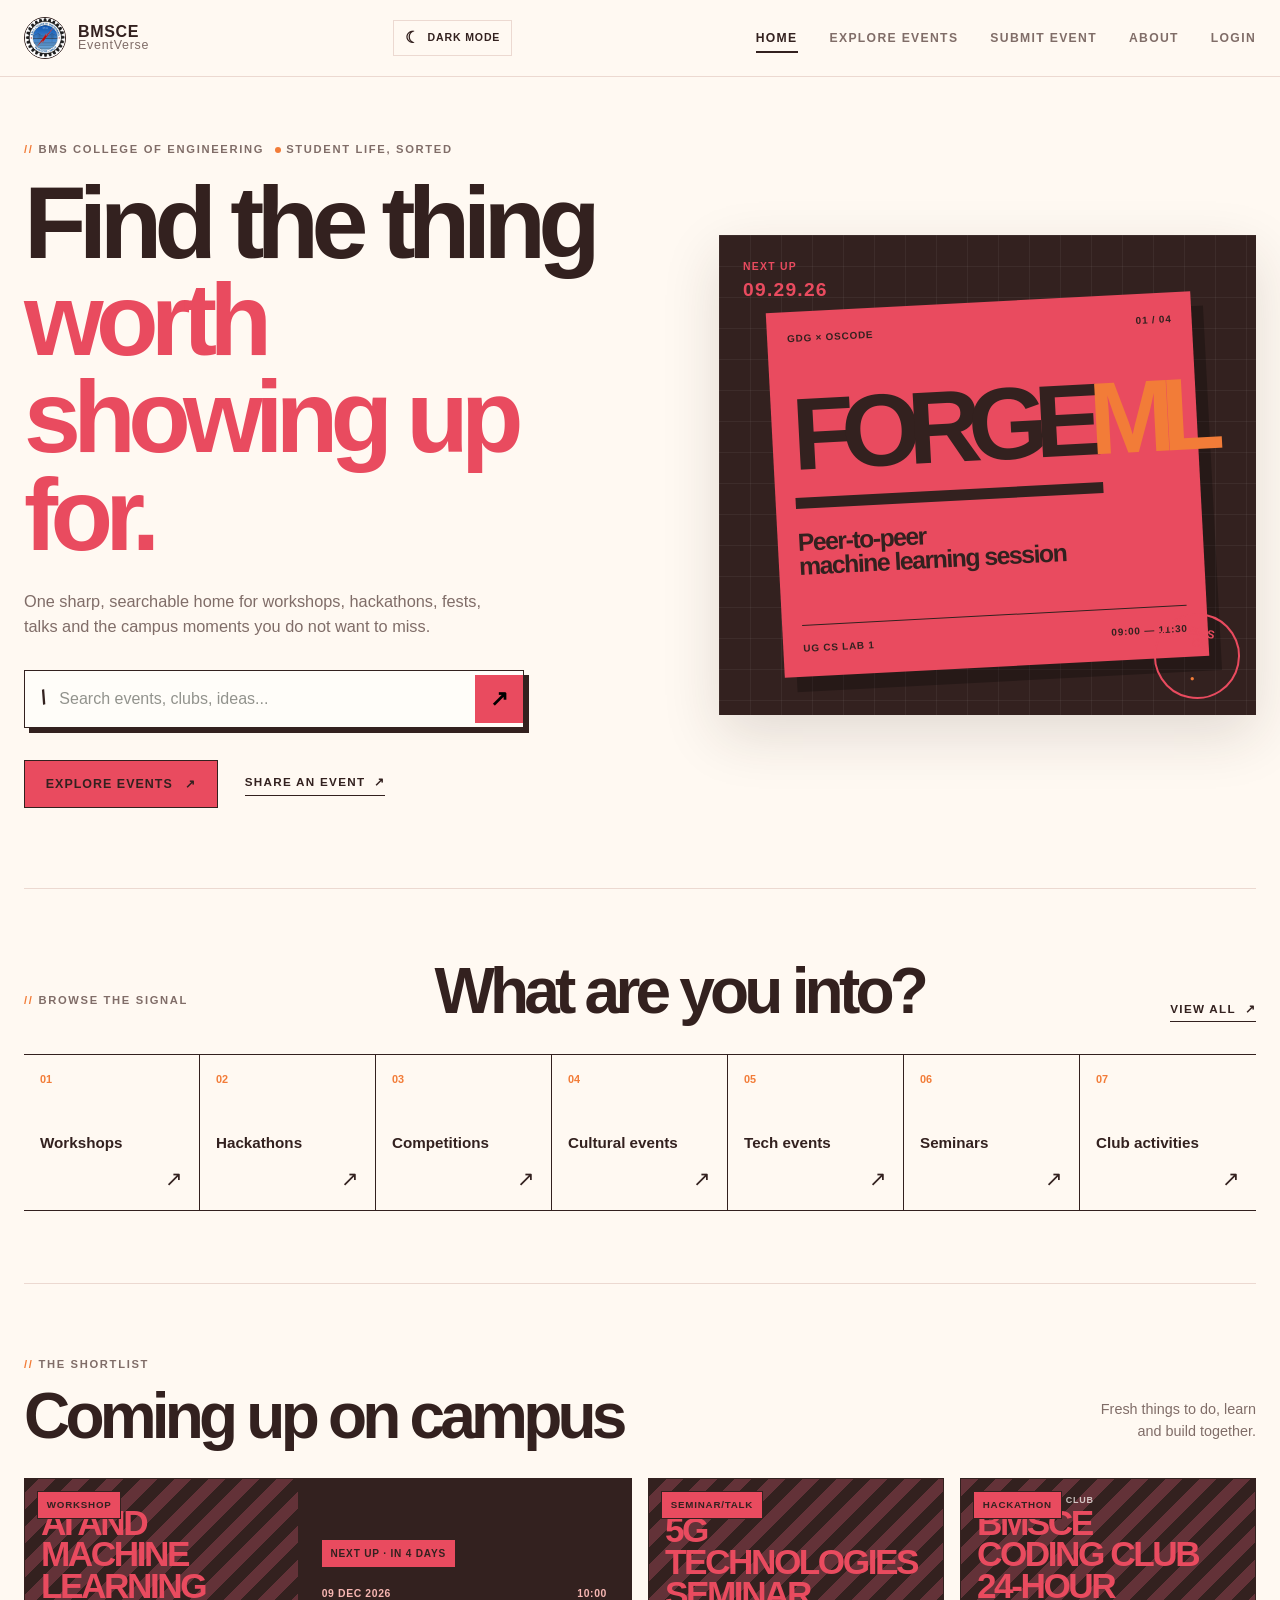
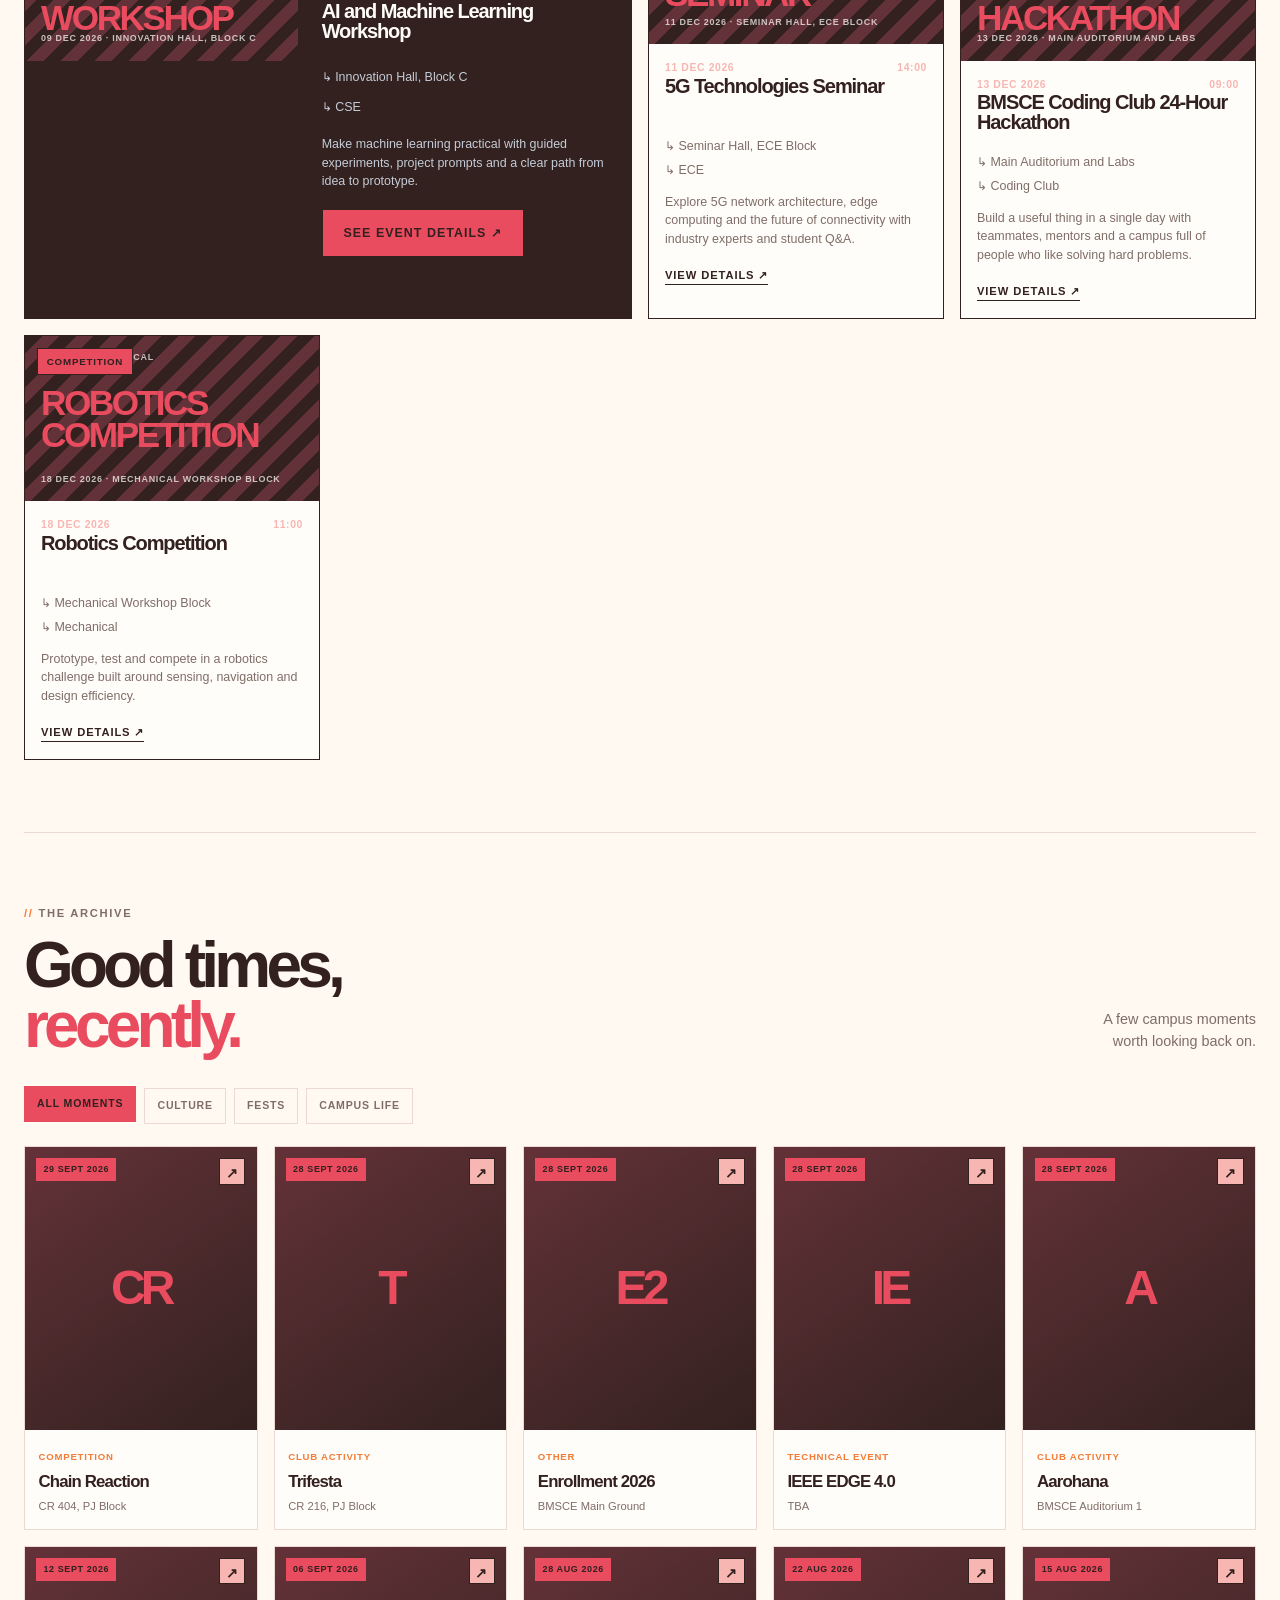
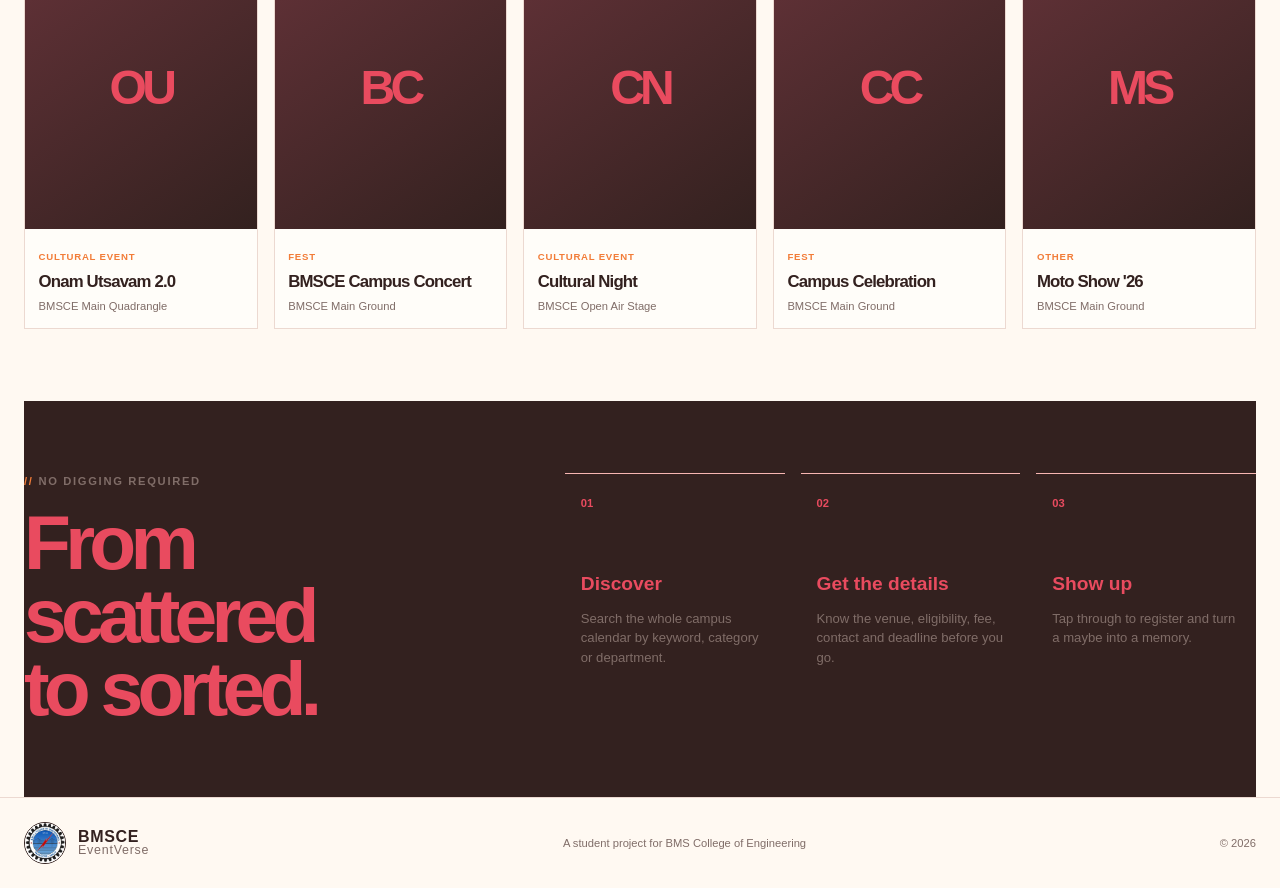
<file: index.html>
<!DOCTYPE html>
<html lang="en">
<head>
  <meta charset="UTF-8">
  <meta name="viewport" content="width=device-width, initial-scale=1.0">
  <meta name="description" content="Discover workshops, hackathons, fests and student activities at BMS College of Engineering.">
  <title>BMSCE EventHub | Campus events, in one place</title>
  <link rel="stylesheet" href="style.css">
</head>
<body data-page="home">
  <header class="site-header">
    <div class="container nav-shell">
      <a class="brand" href="index.html" aria-label="BMSCE EventHub home">
        <span class="brand-mark"><img src="BMSCE.jpeg" alt="BMS College of Engineering logo"></span>
        <span><strong>BMSCE</strong><em>EventHub</em></span>
      </a>
      <button class="nav-toggle" type="button" aria-label="Open menu" aria-expanded="false"><span></span><span></span><span></span></button>
      <nav class="main-nav" aria-label="Main navigation">
        <a class="active" href="index.html">Home</a><a href="events.html">Explore Events</a><a href="submit-event.html">Submit Event</a><a href="about.html">About</a>
      </nav>
    </div>
  </header>

  <main>
    <section class="hero container">
      <div class="hero-copy">
        <p class="kicker">BMS College of Engineering <span class="live-dot"></span> Student life, sorted</p>
        <h1>Find the thing<br><span>worth showing up for.</span></h1>
        <p class="hero-intro">One sharp, searchable home for workshops, hackathons, fests, talks and the campus moments you do not want to miss.</p>
        <form id="home-search-form" class="hero-search" action="events.html" method="get">
          <label class="sr-only" for="home-search-input">Search campus events</label>
          <span class="search-glyph">/</span><input id="home-search-input" name="search" type="search" placeholder="Search events, clubs, ideas..." autocomplete="off"><button type="submit" class="icon-button" aria-label="Search events">↗</button>
        </form>
        <div class="hero-actions"><a class="button button-lime" href="events.html">Explore events <span>↗</span></a><a class="text-link" href="submit-event.html">Share an event <span>↗</span></a></div>
      </div>
      <div class="hero-art" aria-label="Featured BMSCE campus event">
        <div class="art-grid"></div><div class="art-label">NEXT UP<br><strong>09.29.26</strong></div>
        <div class="art-poster"><div class="poster-top"><span>GDG × OSCODE</span><span>01 / 04</span></div><div class="poster-word">FORGE<span>ML</span></div><div class="poster-line"></div><p>Peer-to-peer<br>machine learning session</p><div class="poster-footer">UG CS LAB 1 <span>09:00 — 11:30</span></div></div>
        <div class="art-stamp">BMS<br>CE<span>•</span></div>
      </div>
    </section>

    <section class="category-strip container" aria-labelledby="category-heading">
      <div class="section-top"><p class="kicker">Browse the signal</p><h2 id="category-heading">What are you into?</h2><a class="text-link" href="events.html">View all <span>↗</span></a></div>
      <div class="category-list">
        <a href="events.html?category=Workshop"><b>01</b><span>Workshops</span><i>↗</i></a><a href="events.html?category=Hackathon"><b>02</b><span>Hackathons</span><i>↗</i></a><a href="events.html?category=Competition"><b>03</b><span>Competitions</span><i>↗</i></a><a href="events.html?category=Cultural%20Event"><b>04</b><span>Cultural events</span><i>↗</i></a><a href="events.html?category=Technical%20Event"><b>05</b><span>Tech events</span><i>↗</i></a><a href="events.html?category=Seminar%2FTalk"><b>06</b><span>Seminars</span><i>↗</i></a><a href="events.html?category=Club%20Activity"><b>07</b><span>Club activities</span><i>↗</i></a>
      </div>
    </section>

    <section class="feature-section container" aria-labelledby="highlights-heading">
      <div class="section-top"><div><p class="kicker">The shortlist</p><h2 id="highlights-heading">Coming up on campus</h2></div><p class="section-note">Fresh things to do, learn<br>and build together.</p></div>
      <div id="home-highlights" class="highlight-grid"></div>
    </section>

    <section class="past-section container" aria-labelledby="past-heading">
      <div class="section-top"><div><p class="kicker">The archive</p><h2 id="past-heading">Good times,<br><span>recently.</span></h2></div><p class="section-note">A few campus moments<br>worth looking back on.</p></div>
      <div class="past-filters" role="group" aria-label="Filter past events"><button class="past-filter active" type="button" data-past-filter="all">All moments</button><button class="past-filter" type="button" data-past-filter="Cultural Event">Culture</button><button class="past-filter" type="button" data-past-filter="Fest">Fests</button><button class="past-filter" type="button" data-past-filter="Other">Campus life</button></div>
      <div id="past-events" class="past-grid"></div>
    </section>

    <section class="how-section container" aria-labelledby="how-heading"><div class="how-copy"><p class="kicker">No digging required</p><h2 id="how-heading">From scattered<br>to <span>sorted.</span></h2></div><div class="how-steps"><article><span>01</span><h3>Discover</h3><p>Search the whole campus calendar by keyword, category or department.</p></article><article><span>02</span><h3>Get the details</h3><p>Know the venue, eligibility, fee, contact and deadline before you go.</p></article><article><span>03</span><h3>Show up</h3><p>Tap through to register and turn a maybe into a memory.</p></article></div></section>
  </main>
  <footer class="site-footer"><div class="container footer-inner"><a class="brand" href="index.html"><span class="brand-mark"><img src="BMSCE.jpeg" alt="BMS College of Engineering logo"></span><span><strong>BMSCE</strong><em>EventVerse</em></span></a><p>A student project for BMS College of Engineering</p><span>© <span id="year"></span></span></div></footer>
  <div id="toast-root"></div><script src="script.js"></script>
</body>
</html>
</file>
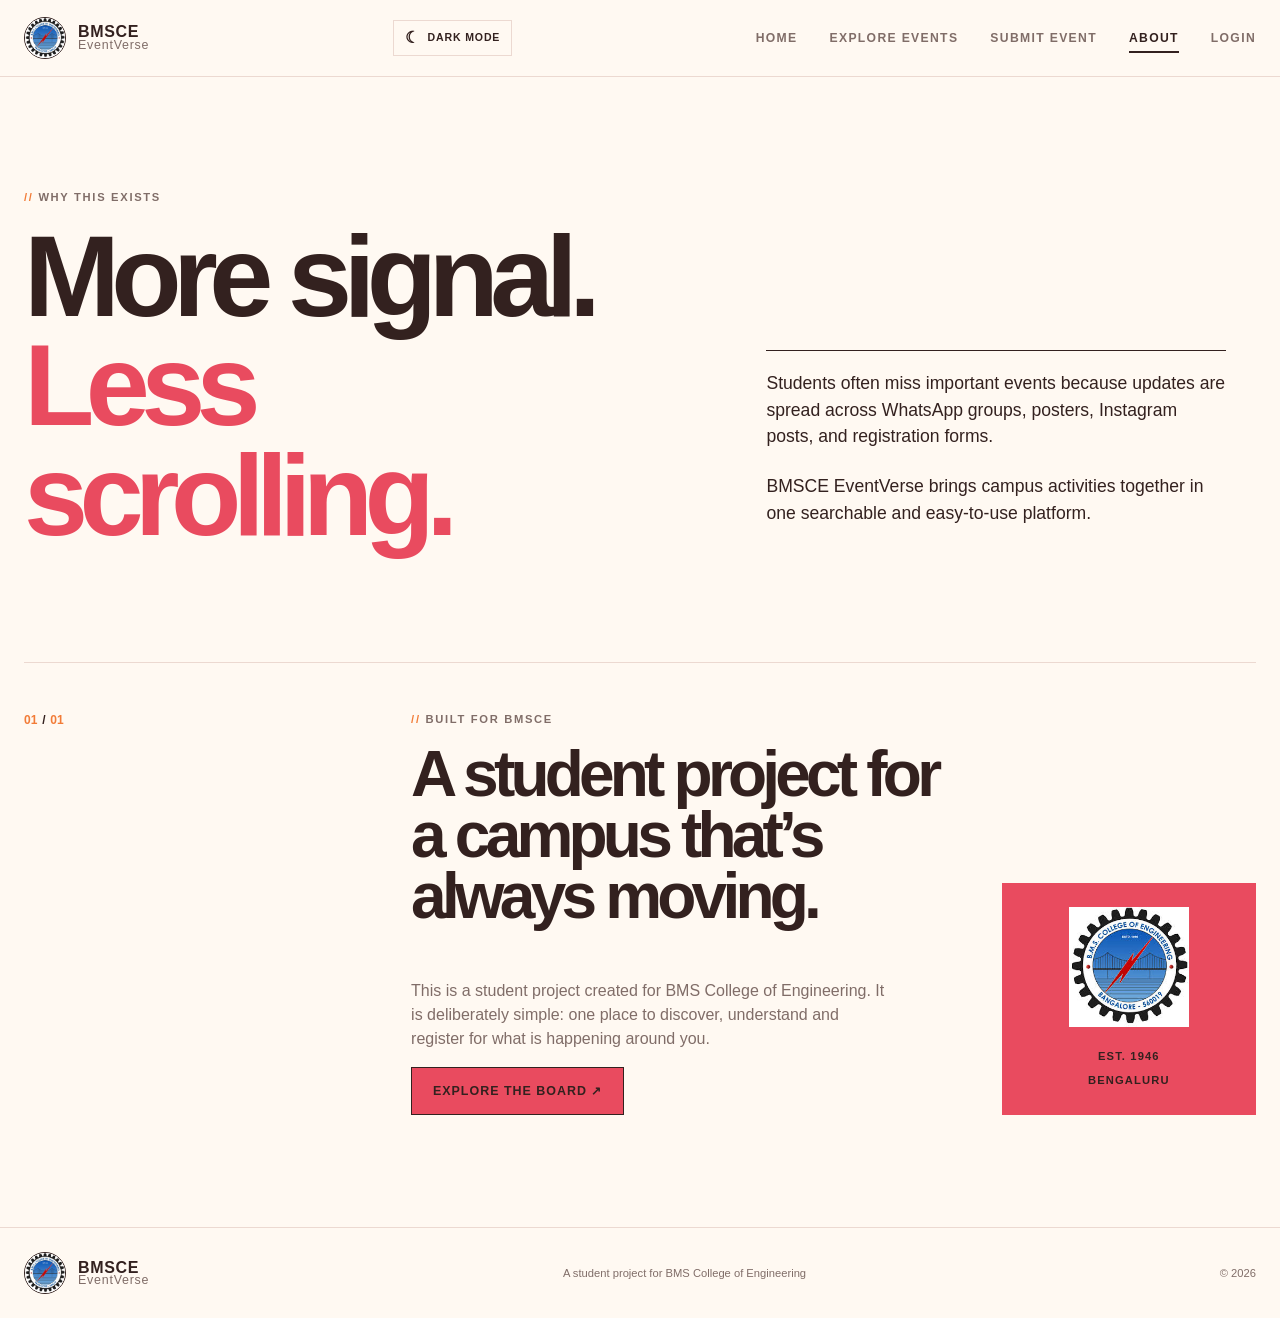
<file: about.html>
<!DOCTYPE html>
<html lang="en"><head><meta charset="UTF-8"><meta name="viewport" content="width=device-width, initial-scale=1.0"><meta name="description" content="About BMSCE EventHub."><title>About | BMSCE EventHub</title><link rel="stylesheet" href="style.css"></head>
<body data-page="about"><header class="site-header"><div class="container nav-shell"><a class="brand" href="index.html" aria-label="BMSCE EventHub home"><span class="brand-mark"><img src="BMSCE.jpeg" alt="BMSCE logo"></span><span><strong>BMSCE</strong><em>EventHub</em></span></a><button class="nav-toggle" type="button" aria-label="Open menu" aria-expanded="false"><span></span><span></span><span></span></button><nav class="main-nav" aria-label="Main navigation"><a href="index.html">Home</a><a href="events.html">Explore Events</a><a href="submit-event.html">Submit Event</a><a class="active" href="about.html">About</a></nav></div></header><main><section class="about-hero container"><div><p class="kicker">Why this exists</p><h1>More signal.<br><span>Less scrolling.</span></h1></div><div class="about-statement"><p>Students often miss important events because updates are spread across WhatsApp groups, posters, Instagram posts, and registration forms.</p><p>BMSCE EventHub brings campus activities together in one searchable and easy-to-use platform.</p></div></section><section class="about-grid container"><div class="about-number">01<span>/</span>01</div><div><p class="kicker">Built for BMSCE</p><h2>A student project for a campus that’s always moving.</h2><p>This is a student project created for BMS College of Engineering. It is deliberately simple: one place to discover, understand and register for what is happening around you.</p><a class="button button-lime" href="events.html">Explore the board ↗</a></div><div class="about-logo"><img src="BMSCE.jpeg" alt="BMS College of Engineering logo"><span>Est. 1946<br>Bengaluru</span></div></section></main><footer class="site-footer"><div class="container footer-inner"><a class="brand" href="index.html"><span class="brand-mark"><img src="BMSCE.jpeg" alt="BMSCE logo"></span><span><strong>BMSCE</strong><em>EventHub</em></span></a><p>A student project for BMS College of Engineering</p><span>© <span id="year"></span></span></div></footer><div id="toast-root"></div><script src="script.js"></script></body></html>
</file>
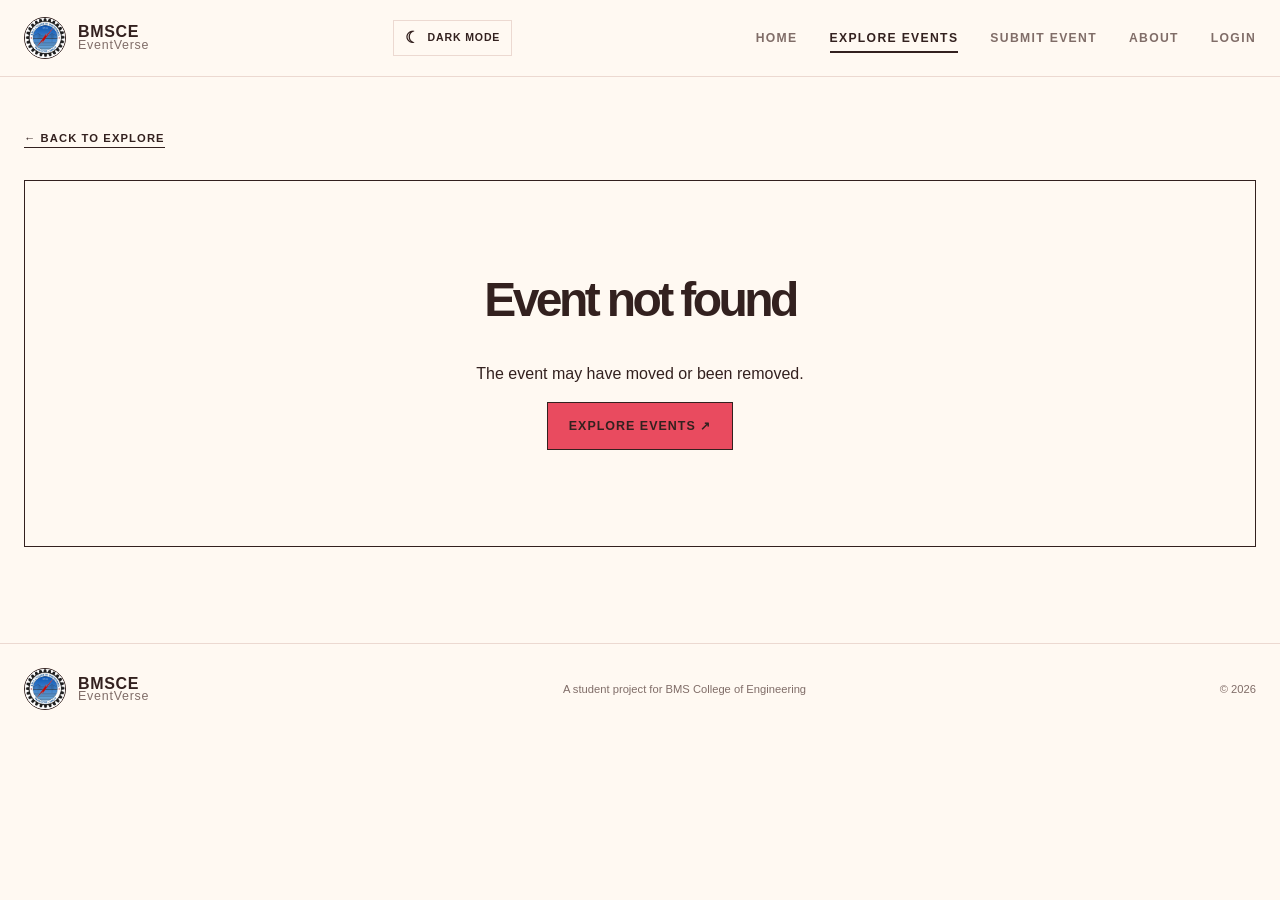
<file: event-details.html>
<!DOCTYPE html>
<html lang="en"><head><meta charset="UTF-8"><meta name="viewport" content="width=device-width, initial-scale=1.0"><meta name="description" content="Event details at BMSCE EventHub."><title>Event Details | BMSCE EventHub</title><link rel="stylesheet" href="style.css"></head>
<body data-page="details"><header class="site-header"><div class="container nav-shell"><a class="brand" href="index.html" aria-label="BMSCE EventHub home"><span class="brand-mark"><img src="BMSCE.jpeg" alt="BMSCE logo"></span><span><strong>BMSCE</strong><em>EventHub</em></span></a><button class="nav-toggle" type="button" aria-label="Open menu" aria-expanded="false"><span></span><span></span><span></span></button><nav class="main-nav" aria-label="Main navigation"><a href="index.html">Home</a><a class="active" href="events.html">Explore Events</a><a href="submit-event.html">Submit Event</a><a href="about.html">About</a></nav></div></header><main><section class="container detail-page"><a class="back-link" href="events.html">← Back to explore</a><div id="event-details-content"></div></section></main><footer class="site-footer"><div class="container footer-inner"><a class="brand" href="index.html"><span class="brand-mark"><img src="BMSCE.jpeg" alt="BMSCE logo"></span><span><strong>BMSCE</strong><em>EventHub</em></span></a><p>A student project for BMS College of Engineering</p><span>© <span id="year"></span></span></div></footer><div id="toast-root"></div><script src="script.js"></script></body></html>
</file>
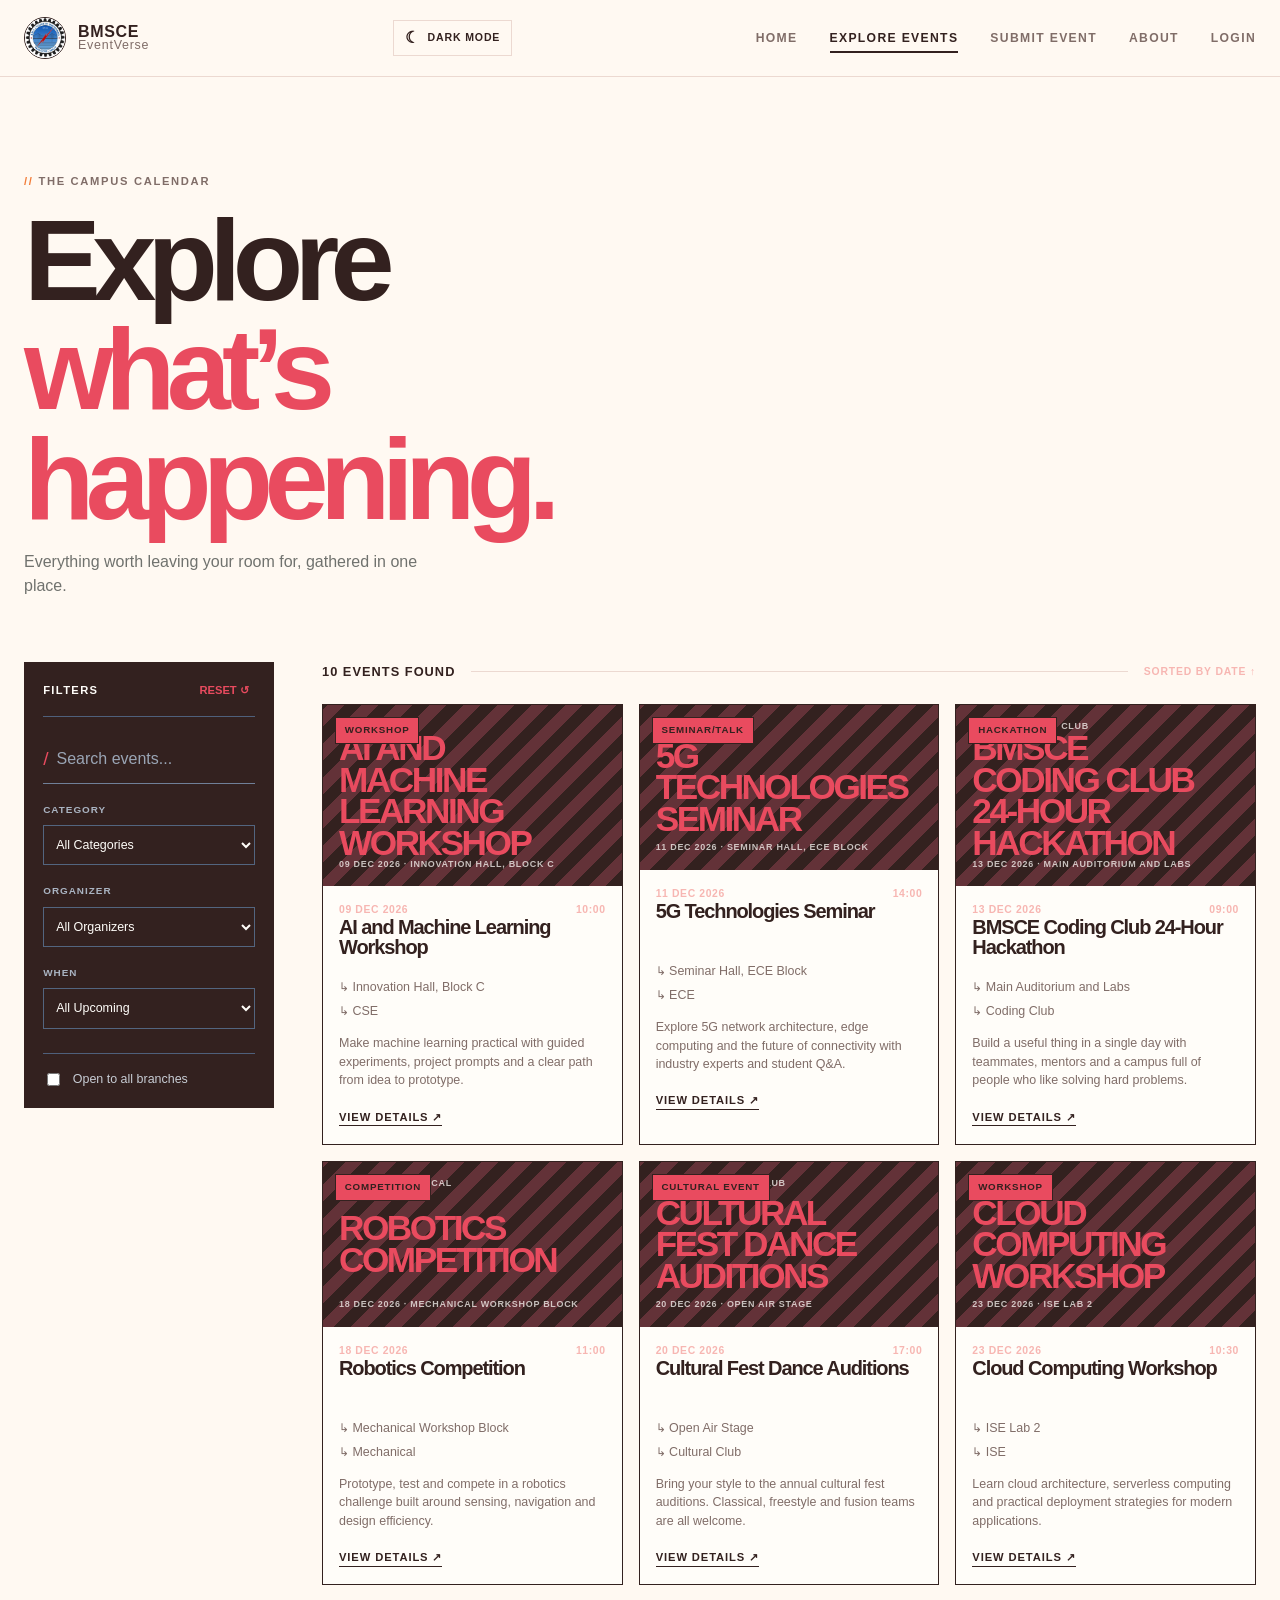
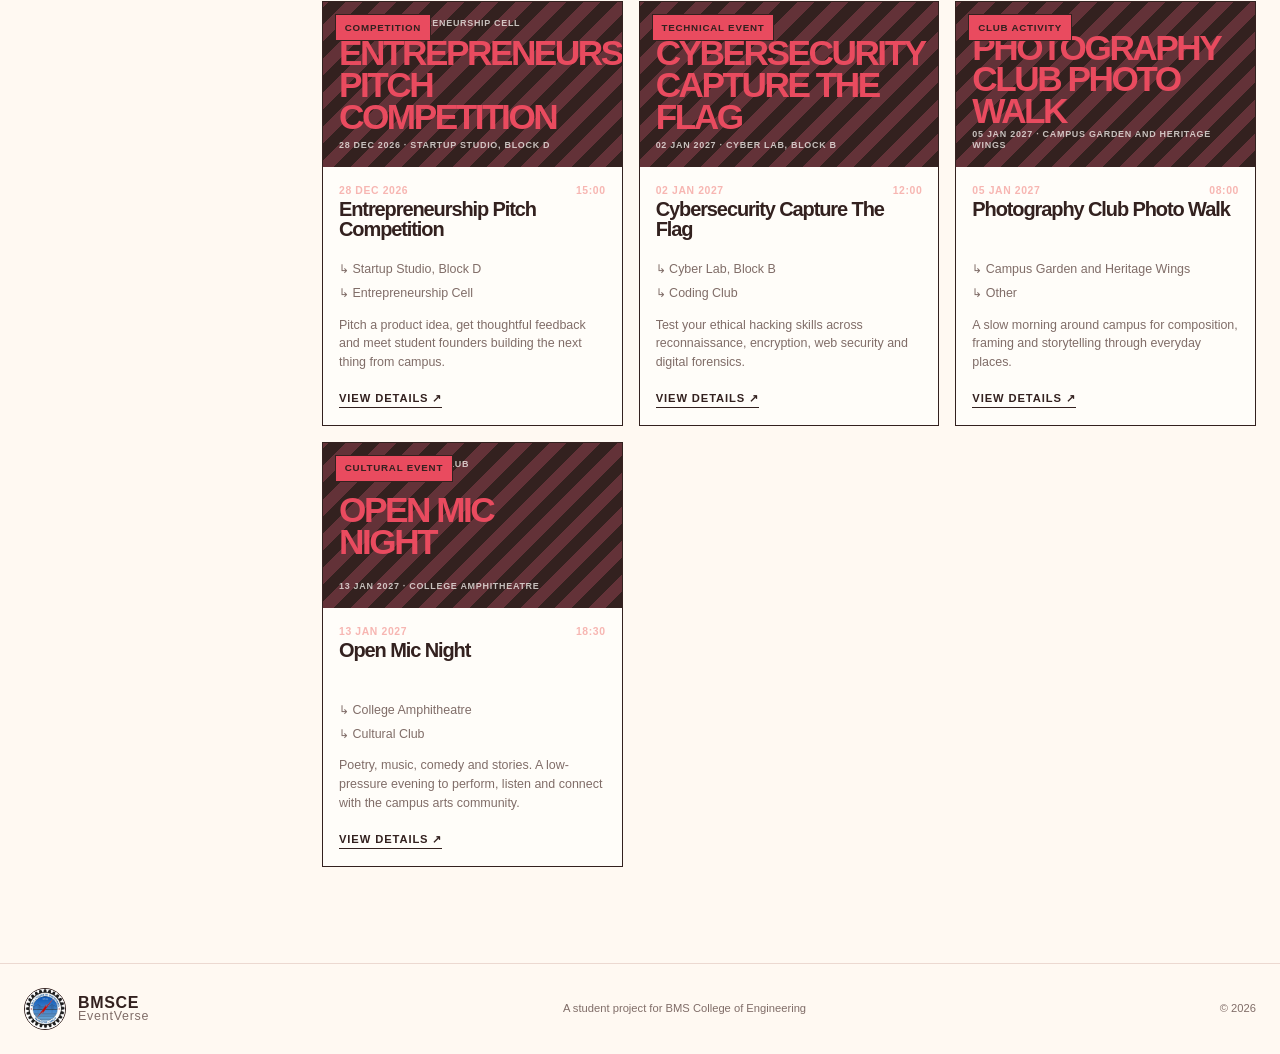
<file: events.html>
<!DOCTYPE html>
<html lang="en"><head><meta charset="UTF-8"><meta name="viewport" content="width=device-width, initial-scale=1.0"><meta name="description" content="Explore upcoming BMSCE campus events."><title>Explore Events | BMSCE EventHub</title><link rel="stylesheet" href="style.css"></head>
<body data-page="events">
  <header class="site-header"><div class="container nav-shell"><a class="brand" href="index.html" aria-label="BMSCE EventHub home"><span class="brand-mark"><img src="BMSCE.jpeg" alt="BMSCE logo"></span><span><strong>BMSCE</strong><em>EventHub</em></span></a><button class="nav-toggle" type="button" aria-label="Open menu" aria-expanded="false"><span></span><span></span><span></span></button><nav class="main-nav" aria-label="Main navigation"><a href="index.html">Home</a><a class="active" href="events.html">Explore Events</a><a href="submit-event.html">Submit Event</a><a href="about.html">About</a></nav></div></header>
  <main><section class="page-intro container"><p class="kicker">The campus calendar</p><h1>Explore<br><span>what’s happening.</span></h1><p>Everything worth leaving your room for, gathered in one place.</p></section>
    <section class="explore-layout container"><aside class="filter-panel"><div class="filter-heading"><span>FILTERS</span><button id="clear-filters" type="button">Reset ↺</button></div><label class="filter-search"><span>/</span><input id="event-search" type="search" placeholder="Search events..." aria-label="Search events"></label><div class="filter-group"><label for="category-filter">Category</label><select id="category-filter"><option>All Categories</option><option>Workshop</option><option>Hackathon</option><option>Competition</option><option>Fest</option><option>Seminar/Talk</option><option>Cultural Event</option><option>Technical Event</option><option>Club Activity</option><option>Other</option></select></div><div class="filter-group"><label for="organizer-filter">Organizer</label><select id="organizer-filter"><option>All Organizers</option><option>CSE</option><option>ISE</option><option>ECE</option><option>EEE</option><option>Mechanical</option><option>Civil</option><option>AI/ML</option><option>Coding Club</option><option>Cultural Club</option><option>Entrepreneurship Cell</option><option>Other</option></select></div><div class="filter-group"><label for="date-filter">When</label><select id="date-filter"><option value="all">All Upcoming</option><option value="today">Today</option><option value="week">This Week</option><option value="month">This Month</option></select></div><label class="check-control"><input id="open-to-all" type="checkbox"><span>Open to all branches</span></label></aside><section class="results-panel"><div class="results-header"><p id="results-summary">0 events found</p><span class="results-rule"></span><span class="results-sort">SORTED BY DATE ↑</span></div><div id="event-list" class="event-grid"></div><div id="empty-state" class="empty-state hidden"><span class="empty-number">00</span><h2>No events found</h2><p>Try changing your search or clearing the filters.</p><button id="empty-clear-filters" class="button button-lime" type="button">Clear filters</button></div></section></section></main>
  <footer class="site-footer"><div class="container footer-inner"><a class="brand" href="index.html"><span class="brand-mark"><img src="BMSCE.jpeg" alt="BMSCE logo"></span><span><strong>BMSCE</strong><em>EventHub</em></span></a><p>A student project for BMS College of Engineering</p><span>© <span id="year"></span></span></div></footer><div id="toast-root"></div><script src="script.js"></script>
</body></html>
</file>
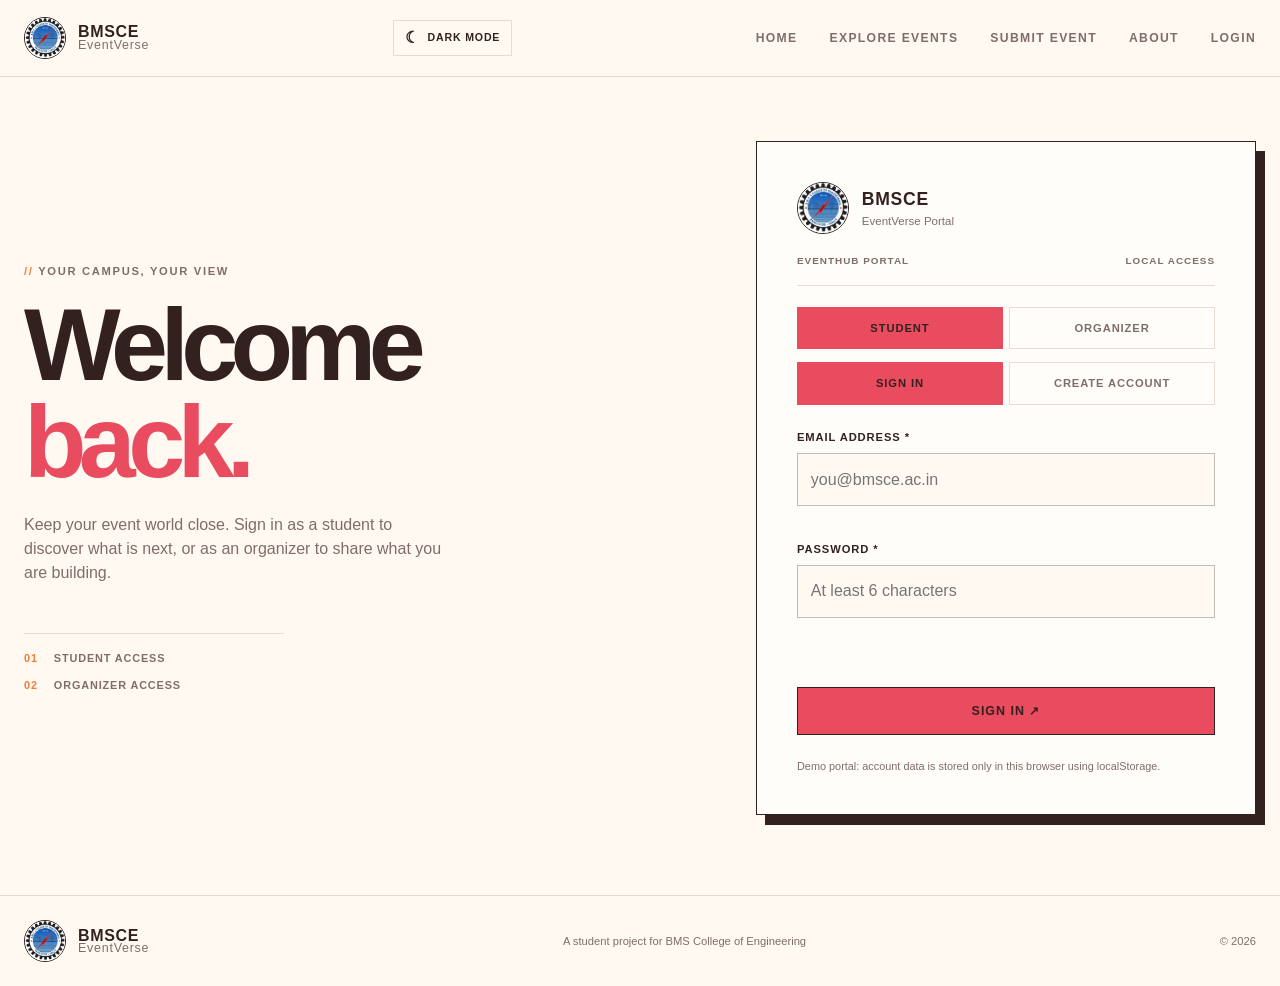
<file: login.html>
<!DOCTYPE html>
<html lang="en">
<head>
  <meta charset="UTF-8">
  <meta name="viewport" content="width=device-width, initial-scale=1.0">
  <meta name="description" content="Sign in to BMSCE EventHub as a student or event organizer.">
  <title>Login | BMSCE EventHub</title>
  <link rel="stylesheet" href="style.css">
</head>
<body data-page="login">
  <header class="site-header"><div class="container nav-shell"><a class="brand" href="index.html" aria-label="BMSCE EventHub home"><span class="brand-mark"><img src="BMSCE.jpeg" alt="BMSCE logo"></span><span><strong>BMSCE</strong><em>EventHub</em></span></a><button class="nav-toggle" type="button" aria-label="Open menu" aria-expanded="false"><span></span><span></span><span></span></button><nav class="main-nav" aria-label="Main navigation"><a href="index.html">Home</a><a href="events.html">Explore Events</a><a href="submit-event.html">Submit Event</a><a href="about.html">About</a></nav></div></header>
  <main>
    <section class="auth-layout container">
      <div class="auth-intro"><p class="kicker">Your campus, your view</p><h1>Welcome<br><span>back.</span></h1><p>Keep your event world close. Sign in as a student to discover what is next, or as an organizer to share what you are building.</p><div class="auth-index"><span>01</span><span>Student access</span><span>02</span><span>Organizer access</span></div></div>
      <div class="auth-panel">
        <div class="auth-brand"><img src="BMSCE.jpeg" alt="BMS College of Engineering logo"><div><strong>BMSCE</strong><span>EventHub Portal</span></div></div>
        <div class="auth-panel-top"><span>EVENTHUB PORTAL</span><span>LOCAL ACCESS</span></div>
        <div class="role-switch" role="tablist" aria-label="Choose account type"><button class="role-tab active" type="button" role="tab" aria-selected="true" data-role="student">Student</button><button class="role-tab" type="button" role="tab" aria-selected="false" data-role="organizer">Organizer</button></div>
        <div class="auth-mode"><button class="auth-mode-button active" type="button" data-auth-mode="login">Sign in</button><button class="auth-mode-button" type="button" data-auth-mode="register">Create account</button></div>
        <form id="auth-form" class="auth-form" novalidate>
          <div class="field-row"><label for="auth-name">Full name <span class="register-only">*</span></label><input id="auth-name" name="name" type="text" autocomplete="name" placeholder="Your name"><small class="field-error" data-auth-error="name"></small></div>
          <div class="field-row"><label for="auth-email">Email address *</label><input id="auth-email" name="email" type="email" autocomplete="email" placeholder="you@bmsce.ac.in"><small class="field-error" data-auth-error="email"></small></div>
          <div class="field-row"><label for="auth-password">Password *</label><input id="auth-password" name="password" type="password" autocomplete="current-password" placeholder="At least 6 characters"><small class="field-error" data-auth-error="password"></small></div>
          <div class="field-row register-only-field hidden"><label for="auth-confirm-password">Confirm password *</label><input id="auth-confirm-password" name="confirmPassword" type="password" autocomplete="new-password" placeholder="Repeat your password"><small class="field-error" data-auth-error="confirmPassword"></small></div>
          <p id="auth-message" class="auth-message" aria-live="polite"></p>
          <button class="button button-lime auth-submit" type="submit"><span id="auth-submit-label">Sign in ↗</span></button>
        </form>
        <p class="auth-note">Demo portal: account data is stored only in this browser using localStorage.</p>
      </div>
    </section>
  </main>
  <footer class="site-footer"><div class="container footer-inner"><a class="brand" href="index.html"><span class="brand-mark"><img src="BMSCE.jpeg" alt="BMSCE logo"></span><span><strong>BMSCE</strong><em>EventHub</em></span></a><p>A student project for BMS College of Engineering</p><span>© <span id="year"></span></span></div></footer><div id="toast-root"></div><script src="script.js"></script>
</body>
</html>
</file>
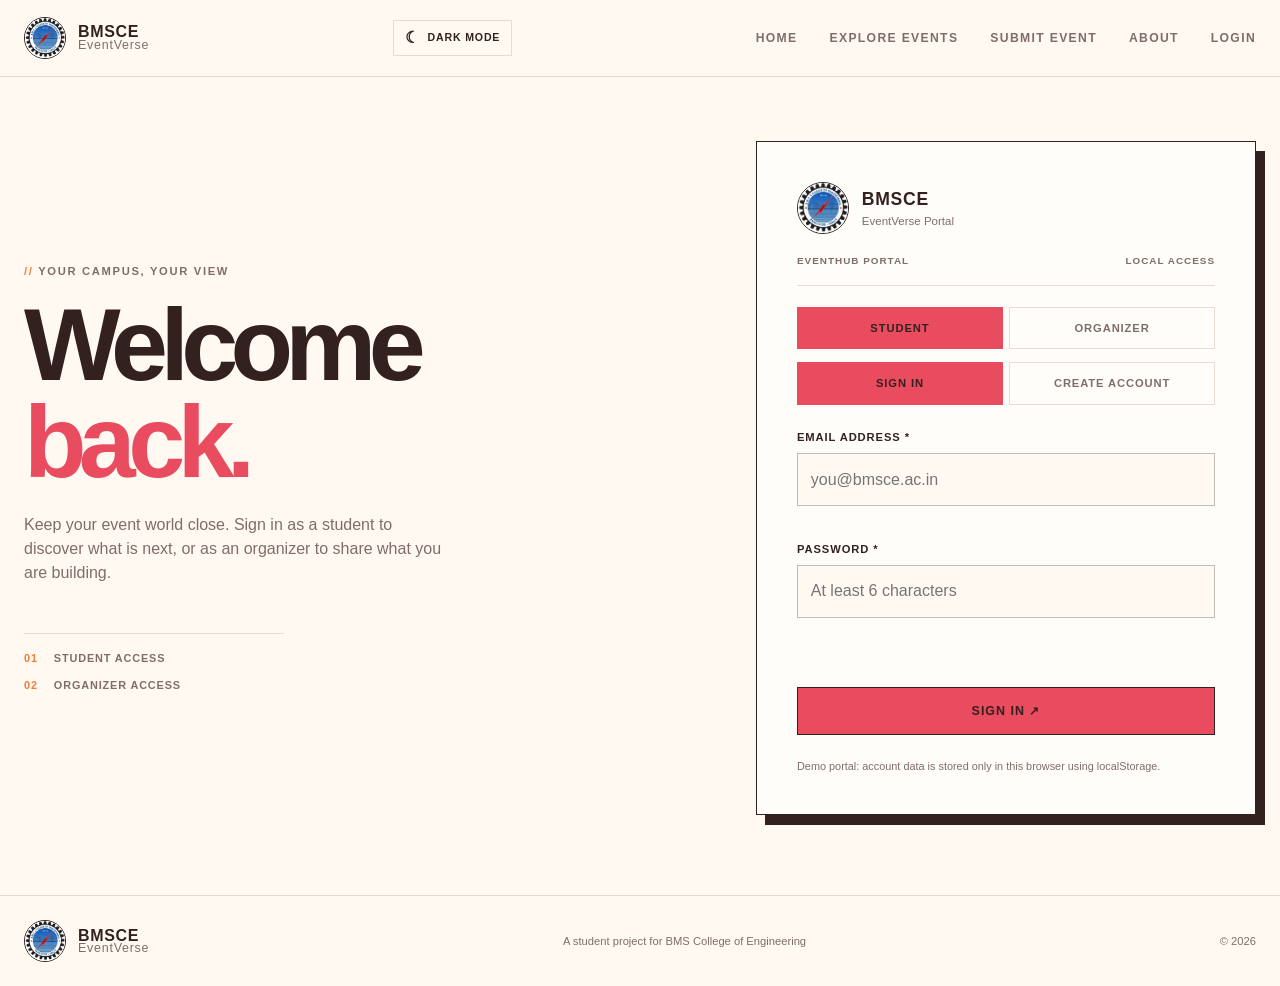
<file: portal.html>
<!DOCTYPE html>
<html lang="en">
<head>
  <meta charset="UTF-8">
  <meta name="viewport" content="width=device-width, initial-scale=1.0">
  <meta name="description" content="Your BMSCE EventHub portal.">
  <title>Portal | BMSCE EventHub</title>
  <link rel="stylesheet" href="style.css">
</head>
<body data-page="portal">
  <header class="site-header"><div class="container nav-shell"><a class="brand" href="index.html" aria-label="BMSCE EventHub home"><span class="brand-mark"><img src="BMSCE.jpeg" alt="BMSCE logo"></span><span><strong>BMSCE</strong><em>EventHub</em></span></a><button class="nav-toggle" type="button" aria-label="Open menu" aria-expanded="false"><span></span><span></span><span></span></button><nav class="main-nav" aria-label="Main navigation"><a href="index.html">Home</a><a href="events.html">Explore Events</a><a href="submit-event.html">Submit Event</a><a href="about.html">About</a></nav></div></header>
  <main><section class="portal-page container"><div class="portal-header"><div><p class="kicker">Personal workspace</p><h1 id="portal-title">Your portal.</h1><p id="portal-subtitle">A quick view of what is happening around BMSCE.</p></div><button id="logout-button" class="button" type="button">Sign out ↗</button></div><div id="portal-content"></div></section></main>
  <footer class="site-footer"><div class="container footer-inner"><a class="brand" href="index.html"><span class="brand-mark"><img src="BMSCE.jpeg" alt="BMSCE logo"></span><span><strong>BMSCE</strong><em>EventHub</em></span></a><p>A student project for BMS College of Engineering</p><span>© <span id="year"></span></span></div></footer><div id="toast-root"></div><script src="script.js"></script>
</body>
</html>
</file>
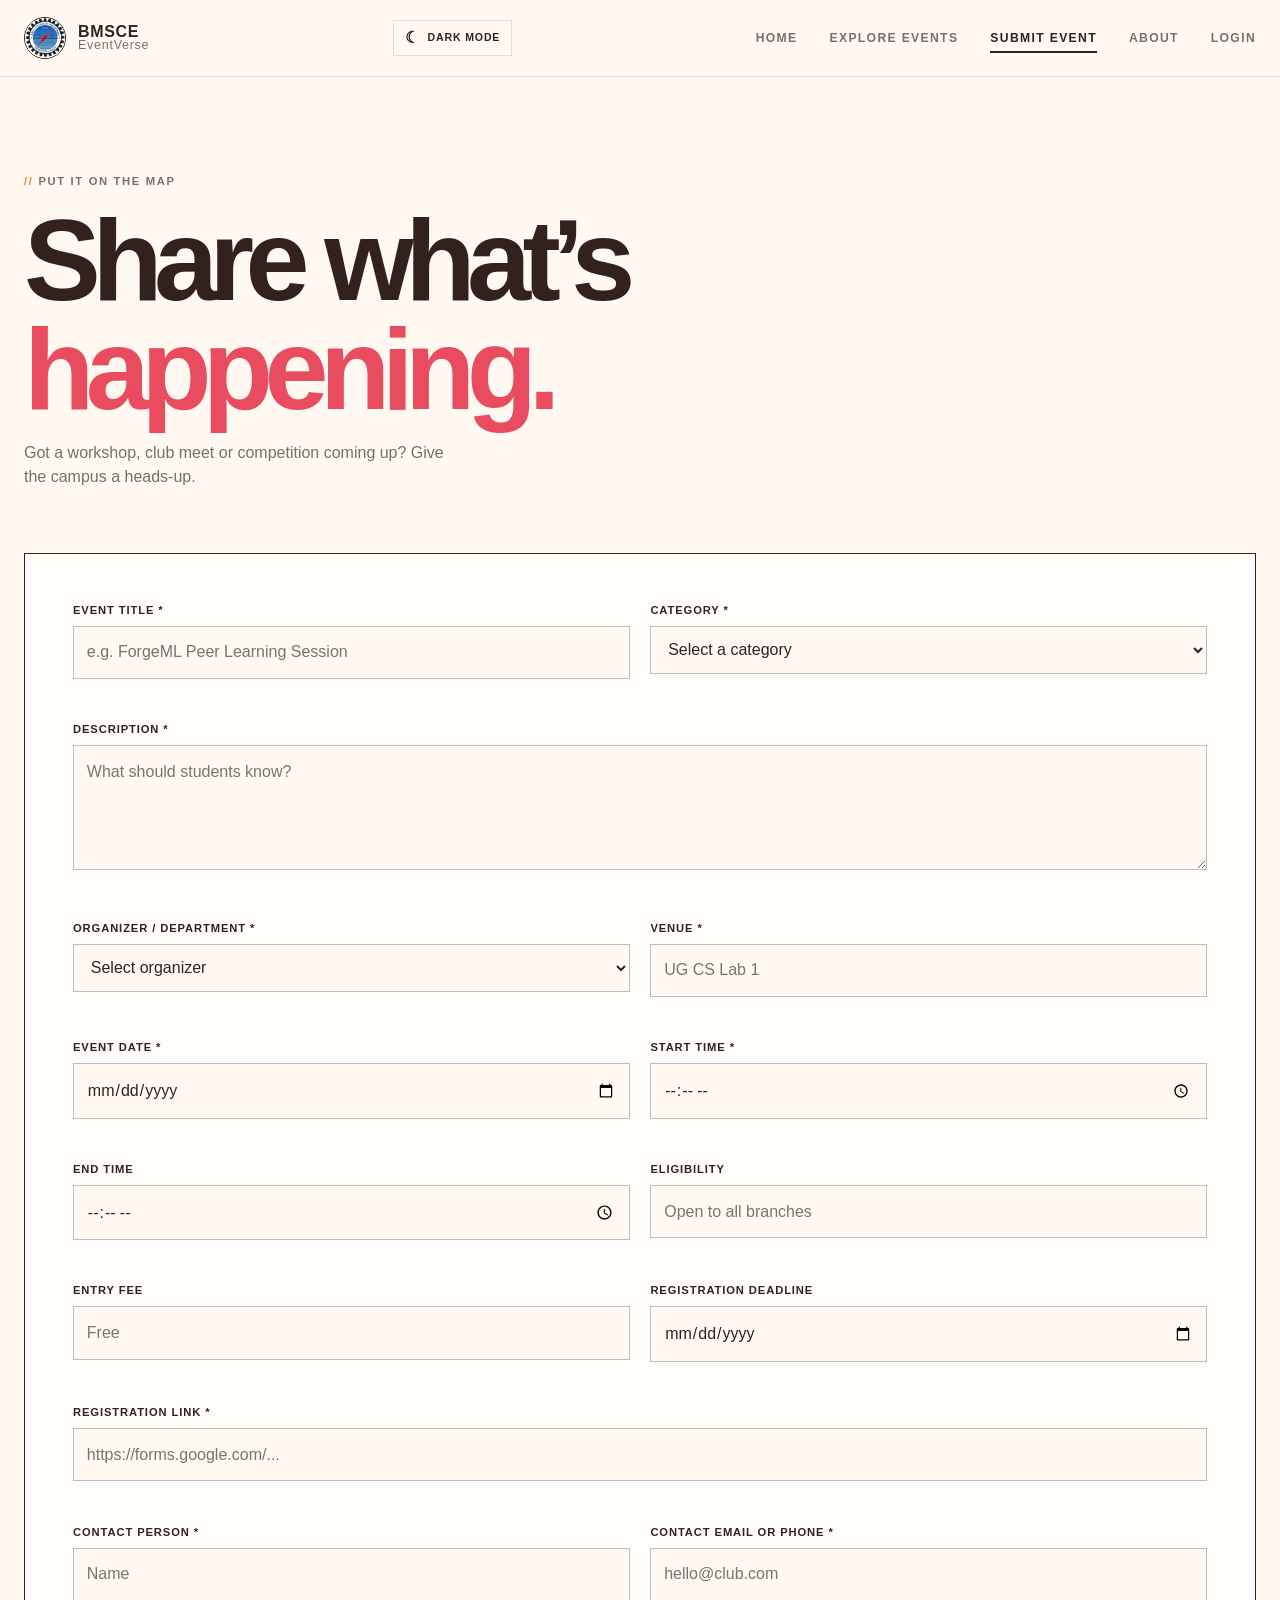
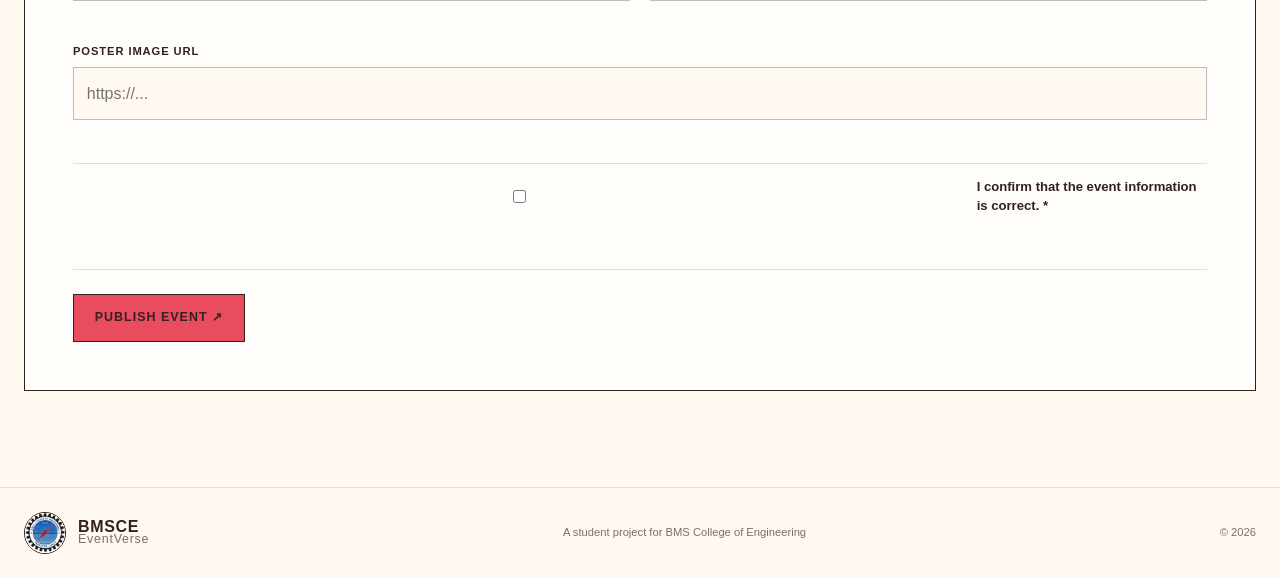
<file: submit-event.html>
<!DOCTYPE html>
<html lang="en"><head><meta charset="UTF-8"><meta name="viewport" content="width=device-width, initial-scale=1.0"><meta name="description" content="Submit a campus event to BMSCE EventHub."><title>Submit Event | BMSCE EventHub</title><link rel="stylesheet" href="style.css"></head>
<body data-page="submit"><header class="site-header"><div class="container nav-shell"><a class="brand" href="index.html" aria-label="BMSCE EventHub home"><span class="brand-mark"><img src="BMSCE.jpeg" alt="BMSCE logo"></span><span><strong>BMSCE</strong><em>EventHub</em></span></a><button class="nav-toggle" type="button" aria-label="Open menu" aria-expanded="false"><span></span><span></span><span></span></button><nav class="main-nav" aria-label="Main navigation"><a href="index.html">Home</a><a href="events.html">Explore Events</a><a class="active" href="submit-event.html">Submit Event</a><a href="about.html">About</a></nav></div></header><main><section class="page-intro container"><p class="kicker">Put it on the map</p><h1>Share what’s<br><span>happening.</span></h1><p>Got a workshop, club meet or competition coming up? Give the campus a heads-up.</p></section><section class="container form-wrap"><form id="event-form" class="event-form" novalidate><div class="form-grid"><div class="field-row"><label for="title">Event title *</label><input id="title" name="title" required placeholder="e.g. ForgeML Peer Learning Session"><small class="field-error" data-error-for="title"></small></div><div class="field-row"><label for="category">Category *</label><select id="category" name="category" required><option value="">Select a category</option><option>Workshop</option><option>Hackathon</option><option>Competition</option><option>Fest</option><option>Seminar/Talk</option><option>Cultural Event</option><option>Technical Event</option><option>Club Activity</option><option>Other</option></select><small class="field-error" data-error-for="category"></small></div><div class="field-row full"><label for="description">Description *</label><textarea id="description" name="description" rows="4" required placeholder="What should students know?"></textarea><small class="field-error" data-error-for="description"></small></div><div class="field-row"><label for="organizer">Organizer / department *</label><select id="organizer" name="organizer" required><option value="">Select organizer</option><option>CSE</option><option>ISE</option><option>ECE</option><option>EEE</option><option>Mechanical</option><option>Civil</option><option>AI/ML</option><option>Coding Club</option><option>Cultural Club</option><option>Entrepreneurship Cell</option><option>Other</option></select><small class="field-error" data-error-for="organizer"></small></div><div class="field-row"><label for="venue">Venue *</label><input id="venue" name="venue" required placeholder="UG CS Lab 1"><small class="field-error" data-error-for="venue"></small></div><div class="field-row"><label for="eventDate">Event date *</label><input id="eventDate" name="eventDate" type="date" required><small class="field-error" data-error-for="eventDate"></small></div><div class="field-row"><label for="startTime">Start time *</label><input id="startTime" name="startTime" type="time" required><small class="field-error" data-error-for="startTime"></small></div><div class="field-row"><label for="endTime">End time</label><input id="endTime" name="endTime" type="time"><small class="field-error" data-error-for="endTime"></small></div><div class="field-row"><label for="eligibility">Eligibility</label><input id="eligibility" name="eligibility" placeholder="Open to all branches"><small class="field-error" data-error-for="eligibility"></small></div><div class="field-row"><label for="entryFee">Entry fee</label><input id="entryFee" name="entryFee" placeholder="Free"><small class="field-error" data-error-for="entryFee"></small></div><div class="field-row"><label for="registrationDeadline">Registration deadline</label><input id="registrationDeadline" name="registrationDeadline" type="date"><small class="field-error" data-error-for="registrationDeadline"></small></div><div class="field-row full"><label for="registrationLink">Registration link *</label><input id="registrationLink" name="registrationLink" type="url" required placeholder="https://forms.google.com/..."><small class="field-error" data-error-for="registrationLink"></small></div><div class="field-row"><label for="contactPerson">Contact person *</label><input id="contactPerson" name="contactPerson" required placeholder="Name"><small class="field-error" data-error-for="contactPerson"></small></div><div class="field-row"><label for="contactInfo">Contact email or phone *</label><input id="contactInfo" name="contactInfo" required placeholder="hello@club.com"><small class="field-error" data-error-for="contactInfo"></small></div><div class="field-row full"><label for="posterImage">Poster image URL</label><input id="posterImage" name="posterImage" type="url" placeholder="https://..."><small class="field-error" data-error-for="posterImage"></small></div><div class="field-row full confirmation"><label><input id="confirm-details" name="confirm" type="checkbox"><span>I confirm that the event information is correct. *</span></label><small class="field-error" data-error-for="confirm"></small></div></div><div class="form-submit"><button id="submit-button" class="button button-lime" type="submit"><span class="btn-label">Publish event ↗</span><span class="spinner hidden"></span></button><p id="form-success" class="form-success hidden"></p></div></form></section></main><footer class="site-footer"><div class="container footer-inner"><a class="brand" href="index.html"><span class="brand-mark"><img src="BMSCE.jpeg" alt="BMSCE logo"></span><span><strong>BMSCE</strong><em>EventHub</em></span></a><p>A student project for BMS College of Engineering</p><span>© <span id="year"></span></span></div></footer><div id="toast-root"></div><script src="script.js"></script></body></html>
</file>
<file: style.css>
:root {
  --ink: #33211f;
  --navy: #33211f;
  --navy-2: #633238;
  --paper: #fff9f2;
  --white: #fffdf9;
  --muted: #806d68;
  --line: #ecd9d1;
  --lime: #e94b5f;
  --lime-dark: #cc394e;
  --coral: #f27c38;
  --blue: #f7b6b2;
  --shadow: 0 20px 55px rgba(51, 33, 31, .14);
  --container: 1240px;
}

body[data-theme="dark"] {
  --ink: #fff7f0;
  --navy: #100b0e;
  --navy-2: #4a2630;
  --paper: #171014;
  --white: #24191e;
  --muted: #d5bfc1;
  --line: #50343a;
  --lime: #ff6b6b;
  --lime-dark: #df5055;
  --coral: #f6a04d;
  --blue: #f7c4b7;
  --shadow: 0 20px 55px rgba(0, 0, 0, .36);
}

* { box-sizing: border-box; }
html { scroll-behavior: smooth; }
body { margin: 0; background: var(--paper); color: var(--ink); font-family: "Trebuchet MS", "Segoe UI", sans-serif; line-height: 1.5; transition: background-color .3s ease, color .3s ease; }
body::selection { background: var(--lime); color: var(--ink); }
a { color: inherit; text-decoration: none; }
img { display: block; max-width: 100%; }
button, input, select, textarea { font: inherit; }
button { cursor: pointer; }
button:disabled { cursor: not-allowed; opacity: .55; }
.container { width: min(var(--container), calc(100% - 3rem)); margin: 0 auto; }
.sr-only { position: absolute; width: 1px; height: 1px; padding: 0; margin: -1px; overflow: hidden; clip: rect(0, 0, 0, 0); white-space: nowrap; border: 0; }
.hidden { display: none !important; }
html.motion-ready .reveal-on-scroll { opacity: 0; transform: translateY(26px); transition: opacity .7s ease, transform .7s cubic-bezier(.2, .8, .2, 1); transition-delay: var(--reveal-delay, 0ms); }
html.motion-ready .reveal-on-scroll.is-visible { opacity: 1; transform: translateY(0); }

.site-header { position: sticky; top: 0; z-index: 10; background: var(--paper); border-bottom: 1px solid var(--line); }
.nav-shell { min-height: 76px; display: flex; align-items: center; justify-content: space-between; gap: 2rem; }
.brand { display: inline-flex; align-items: center; gap: .75rem; color: var(--ink); }
.brand-mark { display: grid; place-items: center; width: 42px; height: 42px; overflow: hidden; border-radius: 50%; background: var(--white); border: 1px solid var(--ink); }
.brand-mark img { width: 100%; height: 100%; object-fit: contain; }
.brand { transition: transform .25s ease; }
.brand:hover { transform: translateY(-2px); }
.brand strong, .brand em { display: block; line-height: .95; font-style: normal; }
.brand strong { font-size: 1rem; letter-spacing: .04em; }
.brand em { color: var(--muted); font-size: .78rem; letter-spacing: .06em; }
.main-nav { display: flex; align-items: center; gap: 2rem; font-size: .76rem; font-weight: 700; text-transform: uppercase; letter-spacing: .11em; }
.main-nav a { position: relative; padding: .35rem 0; color: var(--muted); }
.main-nav a::after { content: ""; position: absolute; right: 0; bottom: 0; left: 0; height: 2px; background: var(--ink); transform: scaleX(0); transform-origin: right; transition: transform .2s ease; }
.main-nav a:hover, .main-nav a.active { color: var(--ink); }
.main-nav a:hover::after, .main-nav a.active::after { transform: scaleX(1); transform-origin: left; }
.nav-toggle { display: none; width: 42px; height: 42px; border: 1px solid var(--ink); background: transparent; }
.nav-toggle span { display: block; width: 18px; height: 2px; margin: 4px auto; background: var(--ink); }
.theme-toggle { display: inline-flex; align-items: center; gap: .5rem; padding: .55rem .7rem; border: 1px solid var(--line); background: transparent; color: var(--ink); font-size: .66rem; font-weight: 900; text-transform: uppercase; letter-spacing: .08em; transition: background .2s ease, color .2s ease, border-color .2s ease; }
.theme-toggle:hover { background: var(--navy); border-color: var(--navy); color: var(--ink); }
.theme-toggle-icon { font-size: 1rem; line-height: 1; }

.kicker { margin: 0 0 1rem; color: var(--muted); font-size: .7rem; font-weight: 800; text-transform: uppercase; letter-spacing: .15em; }
.kicker::before { content: "// "; color: var(--coral); }
.live-dot { display: inline-block; width: 6px; height: 6px; margin-left: .4rem; border-radius: 50%; background: var(--coral); vertical-align: middle; }
h1, h2, h3, p { margin-top: 0; }
h1, h2 { letter-spacing: -.075em; line-height: .95; }
h1 span, h2 span { color: var(--lime); }
.button { display: inline-flex; align-items: center; justify-content: center; gap: .75rem; min-height: 48px; padding: .8rem 1.3rem; border: 1px solid var(--ink); font-size: .78rem; font-weight: 800; text-transform: uppercase; letter-spacing: .08em; transition: transform .2s ease, box-shadow .2s ease, background .2s ease; }
.button:hover { transform: translate(-3px, -3px); box-shadow: 5px 5px 0 var(--ink); }
.button-lime { background: var(--lime); color: var(--ink); }
.text-link { display: inline-flex; align-items: center; gap: .55rem; width: max-content; border-bottom: 1px solid var(--ink); padding-bottom: .25rem; font-size: .73rem; font-weight: 800; text-transform: uppercase; letter-spacing: .11em; }
.text-link:hover { color: var(--coral); border-color: var(--coral); }

.hero { display: grid; grid-template-columns: 1.06fr .94fr; gap: clamp(2rem, 7vw, 8rem); align-items: center; min-height: 650px; padding-top: 4rem; padding-bottom: 5rem; }
.hero-copy { max-width: 620px; }
.hero h1 { margin-bottom: 1.65rem; font-size: clamp(3.8rem, 8vw, 7.4rem); }
.hero-intro { max-width: 480px; margin-bottom: 2rem; color: var(--muted); font-size: 1.02rem; }
.hero-search { display: flex; align-items: center; width: min(100%, 500px); border: 1px solid var(--ink); background: var(--white); box-shadow: 5px 5px 0 var(--ink); }
.search-glyph { padding-left: 1rem; font-weight: 900; font-size: 1.25rem; transform: rotate(-15deg); }
.hero-search input { min-width: 0; flex: 1; padding: 1rem .8rem; border: 0; outline: 0; background: transparent; color: var(--ink); }
.hero-search input::placeholder { color: #92938d; }
.icon-button { width: 48px; height: 48px; border: 0; background: var(--lime); font-size: 1.4rem; font-weight: 800; }
.hero-actions { display: flex; align-items: center; flex-wrap: wrap; gap: 1.7rem; margin-top: 2rem; }
.hero-art { position: relative; min-height: 480px; overflow: hidden; background: var(--navy); box-shadow: var(--shadow); transition: box-shadow .35s ease, transform .35s ease; }
.hero-art:hover { transform: translateY(-4px) rotate(.3deg); box-shadow: 18px 22px 0 var(--lime); }
.art-grid { position: absolute; inset: 0; opacity: .24; background-image: linear-gradient(rgba(255,255,255,.22) 1px, transparent 1px), linear-gradient(90deg, rgba(255,255,255,.22) 1px, transparent 1px); background-size: 31px 31px; transition: background-position .8s ease; }
.hero-art:hover .art-grid { background-position: 14px -14px; }
.art-label { position: absolute; top: 1.5rem; left: 1.5rem; color: var(--lime); font-size: .65rem; line-height: 1.6; font-weight: 800; letter-spacing: .12em; }
.art-label strong { font-size: 1.2rem; }
.art-stamp { position: absolute; right: 1rem; bottom: 1rem; display: grid; place-items: center; width: 86px; height: 86px; border: 2px solid var(--lime); border-radius: 50%; color: var(--lime); text-align: center; font-size: .72rem; font-weight: 900; line-height: 1; transform: rotate(12deg); }
.art-stamp span { color: var(--coral); }
.art-poster { position: absolute; inset: 4.2rem 3.5rem 3rem 3.5rem; display: flex; flex-direction: column; padding: 1.25rem; background: var(--lime); color: var(--navy); transform: rotate(-3deg); box-shadow: 12px 15px 0 rgba(0,0,0,.25); transition: transform .45s cubic-bezier(.2, .8, .2, 1); }
.hero-art:hover .art-poster { transform: rotate(-1deg) translate(6px, -5px); }
.poster-top, .poster-footer { display: flex; justify-content: space-between; gap: 1rem; font-size: .62rem; font-weight: 900; letter-spacing: .08em; }
.poster-word { margin-top: auto; font-size: clamp(3.5rem, 8vw, 6.8rem); font-weight: 900; letter-spacing: -.13em; line-height: .8; }
.poster-word span { color: var(--coral); }
.poster-line { width: 80%; height: 11px; margin: 1.4rem 0; background: var(--navy); }
.art-poster p { margin-bottom: auto; color: var(--navy); font-size: 1.55rem; font-weight: 900; line-height: .95; letter-spacing: -.06em; }
.poster-footer { padding-top: 1rem; border-top: 1px solid var(--navy); }

.category-strip, .feature-section, .how-section { padding-top: 4.5rem; padding-bottom: 4.5rem; border-top: 1px solid var(--line); }
.section-top { display: flex; align-items: end; justify-content: space-between; gap: 2rem; margin-bottom: 2rem; }
.section-top h2 { margin-bottom: 0; font-size: clamp(2.5rem, 5vw, 4.5rem); }
.section-top .kicker { margin-bottom: .8rem; }
.section-note { margin: 0 0 .25rem; color: var(--muted); font-size: .9rem; text-align: right; }
.category-list { display: grid; grid-template-columns: repeat(7, 1fr); border-top: 1px solid var(--ink); border-bottom: 1px solid var(--ink); }
.category-list a { display: flex; flex-direction: column; min-height: 155px; padding: 1rem; border-right: 1px solid var(--ink); transition: background .25s ease, color .25s ease, padding .25s ease; }
.category-list a:last-child { border-right: 0; }
.category-list a:hover { background: var(--navy); color: var(--lime); padding-top: .7rem; }
.category-list b { color: var(--coral); font-size: .68rem; }
.category-list span { margin-top: auto; font-size: .95rem; font-weight: 800; line-height: 1.05; }
.category-list i { align-self: end; margin-top: .75rem; font-size: 1.3rem; font-style: normal; transition: transform .25s ease; }
.category-list a:hover i { transform: translate(4px, -4px); }

.highlight-grid { display: grid; grid-template-columns: repeat(4, 1fr); gap: 1rem; }
.highlight-card, .event-card { border: 1px solid var(--ink); background: var(--white); transition: transform .2s ease, box-shadow .2s ease; }
.highlight-card:hover, .event-card:hover { transform: translateY(-5px) rotate(-.35deg); box-shadow: 6px 7px 0 var(--navy); }
.highlight-card { overflow: hidden; }
.spotlight-card { grid-column: span 2; display: grid; grid-template-columns: .9fr 1.1fr; overflow: hidden; border: 1px solid var(--ink); background: var(--navy); color: var(--white); transition: transform .25s ease, box-shadow .25s ease; }
.spotlight-card:hover { transform: translateY(-6px); box-shadow: 8px 9px 0 var(--lime); }
.spotlight-card .card-poster { min-height: 100%; }
.spotlight-card .card-content { display: flex; flex-direction: column; justify-content: center; padding: 1.5rem; }
.spotlight-card .card-content p { color: #c4ccd7; }
.spotlight-card .card-link { color: var(--white); }
.spotlight-card .button { align-self: flex-start; margin-top: .8rem; }
.spotlight-flag { width: max-content; margin-bottom: 1.2rem; padding: .35rem .55rem; background: var(--lime); color: var(--ink); font-size: .63rem; font-weight: 900; text-transform: uppercase; letter-spacing: .08em; }
.card-poster { position: relative; min-height: 165px; overflow: hidden; background: var(--navy); }
.card-poster img { width: 100%; height: 100%; min-height: 165px; object-fit: cover; mix-blend-mode: screen; opacity: .78; }
.poster-placeholder { display: flex; flex-direction: column; justify-content: space-between; min-height: 165px; padding: 1rem; background: repeating-linear-gradient(-45deg, var(--navy), var(--navy) 12px, var(--navy-2) 12px, var(--navy-2) 24px); color: var(--lime); }
.poster-placeholder small, .poster-placeholder span { color: rgba(255, 254, 250, .72); font-size: .56rem; font-weight: 800; line-height: 1.25; letter-spacing: .08em; text-transform: uppercase; }
.poster-placeholder strong { max-width: 90%; font-size: clamp(1.25rem, 3vw, 2.2rem); line-height: .9; letter-spacing: -.07em; text-transform: uppercase; }
.event-poster-101 { background: linear-gradient(135deg, #f27c38, #e94b5f 55%, #a93a4b); }
.event-poster-102 { background: radial-gradient(circle at 70% 18%, #f7b6b2 0, transparent 20%), linear-gradient(145deg, #a83d4d, #e94b5f 52%, #33211f); color: #fffdf9; }
.event-poster-102 strong { color: #f7b6b2; font-family: Georgia, serif; font-size: clamp(1.5rem, 4vw, 2.8rem); }
.event-poster-103 { background: linear-gradient(160deg, #633238 0 48%, #e94b5f 48% 52%, #33211f 52%); color: #fffdf9; }
.event-poster-103 strong { color: #f7b6b2; }
.event-poster-104 { background: repeating-linear-gradient(135deg, #813744, #813744 10px, #f27c38 10px, #f27c38 12px); color: #fffdf9; }
.event-poster-104 strong { color: #33211f; }
.event-poster-105 { background: radial-gradient(circle at 50% 60%, #f27c38 0, transparent 32%), linear-gradient(145deg, #33211f, #a8444b 55%, #633238); color: #fffdf9; }
.event-poster-105 strong { color: #f7b6b2; font-family: Georgia, serif; font-size: clamp(1.5rem, 4vw, 2.8rem); }
.card-poster img + .poster-placeholder, .detail-cover img + .poster-placeholder { display: none; }
.card-poster img { transition: transform .45s ease, opacity .45s ease; }
.event-card:hover .card-poster img, .highlight-card:hover .card-poster img { transform: scale(1.06); opacity: .95; }
.card-poster .badge { position: absolute; top: .75rem; left: .75rem; }
.badge { display: inline-flex; width: max-content; padding: .33rem .55rem; border: 1px solid var(--ink); background: var(--lime); color: var(--ink); font-size: .61rem; font-weight: 900; text-transform: uppercase; letter-spacing: .08em; }
.card-content { padding: 1rem; }
.card-content h3 { min-height: 3rem; margin-bottom: .8rem; font-size: 1.25rem; line-height: 1; letter-spacing: -.055em; }
.card-content p { margin: .35rem 0; color: var(--muted); font-size: .78rem; }
.card-content .card-description { min-height: 2.4rem; margin-top: .8rem; }
.card-meta { display: flex; justify-content: space-between; gap: .5rem; color: var(--blue); font-size: .65rem; font-weight: 800; text-transform: uppercase; letter-spacing: .06em; }
.card-link { display: inline-flex; margin-top: .8rem; border-bottom: 1px solid var(--ink); font-size: .7rem; font-weight: 900; text-transform: uppercase; letter-spacing: .08em; transition: color .2s ease, gap .2s ease; }
.card-link:hover { gap: .35rem; color: var(--coral); }

.how-section { display: grid; grid-template-columns: .8fr 1.2fr; gap: 5rem; background: var(--navy); color: var(--white); border: 0; }
.how-section h2, .how-section h3 { color: var(--lime); }
body[data-theme="dark"] .spotlight-card, body[data-theme="dark"] .spotlight-card .card-link, body[data-theme="dark"] .filter-panel, body[data-theme="dark"] .main-nav.is-open { color: var(--ink); }
.past-section { padding-top: 4.5rem; padding-bottom: 4.5rem; border-top: 1px solid var(--line); }
.past-filters { display: flex; flex-wrap: wrap; gap: .5rem; margin-bottom: 1.4rem; }
.past-filter { padding: .55rem .75rem; border: 1px solid var(--line); background: transparent; color: var(--muted); font-size: .66rem; font-weight: 900; text-transform: uppercase; letter-spacing: .08em; transition: background .2s ease, color .2s ease, border-color .2s ease, transform .2s ease; }
.past-filter:hover, .past-filter.active { border-color: var(--lime); background: var(--lime); color: var(--ink); transform: translateY(-2px); }
.past-grid { display: grid; grid-template-columns: repeat(5, 1fr); gap: 1rem; }
.past-card { border: 1px solid var(--line); background: var(--white); overflow: hidden; transition: transform .3s ease, border-color .3s ease, box-shadow .3s ease; }
.past-card:hover { transform: translateY(-7px); border-color: var(--blue); box-shadow: 7px 8px 0 var(--blue); }
.past-image { position: relative; aspect-ratio: .82; overflow: hidden; background: var(--navy-2); }
.past-image img { width: 100%; height: 100%; object-fit: cover; filter: saturate(.9); transition: transform .55s ease, filter .35s ease; }
.past-card:hover .past-image img { transform: scale(1.08); filter: saturate(1.25); }
.past-image-fallback { position: absolute; inset: 0; display: grid; place-items: center; background: linear-gradient(145deg, var(--navy-2), var(--navy)); color: var(--lime); }
.past-image-fallback span { font-size: 3rem; font-weight: 900; letter-spacing: -.1em; }
.past-image img + .past-image-fallback { display: none; }
.past-date, .past-arrow { position: absolute; z-index: 1; top: .7rem; padding: .3rem .45rem; background: rgba(8, 6, 27, .82); color: var(--ink); font-size: .56rem; font-weight: 900; text-transform: uppercase; letter-spacing: .07em; }
.past-date { left: .7rem; background: var(--lime); }.past-arrow { right: .7rem; width: 1.65rem; height: 1.65rem; padding: .3rem; border: 1px solid var(--ink); background: var(--blue); color: var(--ink); text-align: center; font-size: .85rem; }
.past-card-content { padding: .85rem; }.past-card-content > span { color: var(--coral); font-size: .6rem; font-weight: 900; text-transform: uppercase; letter-spacing: .08em; }.past-card-content h3 { margin: .45rem 0; font-size: 1.05rem; line-height: 1; letter-spacing: -.05em; }.past-card-content p { margin: 0; color: var(--muted); font-size: .7rem; }
.how-section .kicker { color: var(--muted); }.how-section h2 { margin: 0; font-size: clamp(3rem, 6vw, 5.5rem); }.how-section h2 span { color: var(--lime); }
.how-steps { display: grid; grid-template-columns: repeat(3, 1fr); gap: 1rem; }.how-steps article { padding: 1rem; border-top: 1px solid var(--blue); }.how-steps span { color: var(--lime); font-size: .7rem; font-weight: 900; }.how-steps h3 { margin: 3.5rem 0 .6rem; font-size: 1.2rem; }.how-steps p { margin: 0; color: var(--muted); font-size: .82rem; }

.page-intro { padding-top: 6rem; padding-bottom: 3rem; }.page-intro h1 { max-width: 800px; margin-bottom: 1rem; font-size: clamp(4rem, 9vw, 8rem); }.page-intro > p:last-child { max-width: 420px; color: #70726e; }
.explore-layout { display: grid; grid-template-columns: 250px 1fr; gap: 3rem; padding-bottom: 6rem; }.filter-panel { align-self: start; position: sticky; top: 105px; padding: 1.2rem; background: var(--navy); color: var(--white); }.filter-heading { display: flex; align-items: center; justify-content: space-between; padding-bottom: 1rem; border-bottom: 1px solid #4f607b; font-size: .7rem; font-weight: 900; letter-spacing: .12em; }.filter-heading button { border: 0; background: transparent; color: var(--lime); font-size: .7rem; font-weight: 900; text-transform: uppercase; }.filter-search { display: flex; align-items: center; gap: .5rem; margin: 1.2rem 0; border-bottom: 1px solid #708098; }.filter-search span { color: var(--lime); font-size: 1.2rem; }.filter-search input { width: 100%; padding: .7rem 0; border: 0; outline: 0; background: transparent; color: var(--white); }.filter-search input::placeholder { color: #9aa5b5; }.filter-group { margin: 1.2rem 0; }.filter-group label { display: block; margin-bottom: .45rem; color: #aab4c2; font-size: .62rem; font-weight: 900; text-transform: uppercase; letter-spacing: .1em; }.filter-group select { width: 100%; padding: .7rem .5rem; border: 1px solid #53657f; border-radius: 0; background: var(--navy); color: var(--white); font-size: .78rem; }.check-control { display: flex; gap: .6rem; align-items: flex-start; margin-top: 1.5rem; padding-top: 1rem; border-top: 1px solid #4f607b; color: #c7ccd4; font-size: .78rem; }.check-control input, .confirmation input { accent-color: var(--lime); }
.results-header { display: flex; align-items: center; gap: 1rem; margin-bottom: 1.4rem; }.results-header p { margin: 0; font-size: .8rem; font-weight: 900; text-transform: uppercase; letter-spacing: .08em; }.results-rule { height: 1px; flex: 1; background: var(--line); }.results-sort { color: #83857e; font-size: .65rem; font-weight: 800; letter-spacing: .08em; }.event-grid { display: grid; grid-template-columns: repeat(3, 1fr); gap: 1rem; }.event-card { overflow: hidden; }.event-card .card-content { min-height: 230px; }.empty-state { padding: 5rem 1rem; text-align: center; border: 1px dashed #aaa; }.empty-number { color: var(--coral); font-size: 4rem; font-weight: 900; }.empty-state h2 { margin: .6rem 0; font-size: 2.5rem; }.empty-state p { color: #73756f; }

.detail-page { padding-top: 3rem; padding-bottom: 6rem; }.back-link { display: inline-flex; margin-bottom: 2rem; border-bottom: 1px solid var(--ink); font-size: .7rem; font-weight: 900; text-transform: uppercase; letter-spacing: .1em; }.detail-shell { display: grid; grid-template-columns: .85fr 1.15fr; background: var(--white); border: 1px solid var(--ink); }.detail-cover { min-height: 570px; background: var(--navy); }.detail-cover img { width: 100%; height: 100%; min-height: 570px; object-fit: cover; mix-blend-mode: screen; opacity: .76; }.detail-cover .poster-placeholder { height: 100%; }.detail-body { padding: clamp(1.5rem, 5vw, 4rem); }.status-banner { margin-bottom: 1.5rem; padding: .8rem 1rem; border: 1px solid var(--ink); font-size: .75rem; font-weight: 900; text-transform: uppercase; letter-spacing: .1em; }.status-banner.cancelled { background: #ffb8a7; }.status-banner.ended { background: #e7e6df; }.detail-body h1 { max-width: 650px; margin-bottom: 1.4rem; font-size: clamp(3rem, 6vw, 6rem); }.badge-row { display: flex; flex-wrap: wrap; gap: .5rem; margin-bottom: 1.8rem; }.detail-description { max-width: 680px; color: #62645f; font-size: 1.05rem; }.detail-grid { display: grid; grid-template-columns: repeat(3, 1fr); gap: 1rem; margin: 2.5rem 0; padding-top: 1.5rem; border-top: 1px solid var(--line); }.detail-item strong, .detail-item span { display: block; }.detail-item strong { margin-bottom: .25rem; color: #858780; font-size: .62rem; text-transform: uppercase; letter-spacing: .1em; }.detail-item span { font-size: .9rem; font-weight: 800; }.detail-actions { display: flex; flex-wrap: wrap; gap: .8rem; }.detail-actions .button:not(.button-lime) { background: transparent; }.not-found { padding: 6rem 1rem; text-align: center; border: 1px solid var(--ink); }.not-found h1 { font-size: 3rem; }

.about-hero { display: grid; grid-template-columns: 1.15fr .85fr; gap: 5rem; align-items: end; padding-top: 7rem; padding-bottom: 7rem; }.about-hero h1 { margin: 0; font-size: clamp(4rem, 9vw, 8rem); }.about-statement { max-width: 460px; border-top: 1px solid var(--ink); padding-top: 1.2rem; }.about-statement p { margin-bottom: 1.5rem; font-size: 1.1rem; }.about-grid { display: grid; grid-template-columns: 1fr 1.6fr .75fr; gap: 3rem; padding-top: 3rem; padding-bottom: 7rem; border-top: 1px solid var(--line); }.about-number { color: var(--coral); font-size: .75rem; font-weight: 900; }.about-number span { padding: 0 .3rem; color: var(--ink); }.about-grid h2 { max-width: 600px; font-size: clamp(2.7rem, 5vw, 5rem); }.about-grid p:not(.kicker) { max-width: 480px; color: #6d706a; }.about-logo { align-self: end; padding: 1.5rem; background: var(--lime); text-align: center; }.about-logo img { width: 120px; margin: 0 auto 1rem; }.about-logo span { font-size: .7rem; font-weight: 900; text-transform: uppercase; letter-spacing: .1em; }

.form-wrap { padding-bottom: 6rem; }.event-form { padding: clamp(1rem, 4vw, 3rem); background: var(--white); border: 1px solid var(--ink); }.form-grid { display: grid; grid-template-columns: repeat(2, 1fr); gap: 1.3rem; }.field-row.full { grid-column: 1 / -1; }.field-row label { display: block; margin-bottom: .45rem; font-size: .7rem; font-weight: 900; text-transform: uppercase; letter-spacing: .08em; }.field-row input, .field-row select, .field-row textarea { width: 100%; border: 1px solid #bdbeb8; border-radius: 0; padding: .85rem .8rem; outline: 0; background: var(--paper); color: var(--ink); }.field-row textarea { resize: vertical; }.field-row input:focus, .field-row select:focus, .field-row textarea:focus { border-color: var(--navy); box-shadow: 3px 3px 0 var(--lime); }.field-error { display: block; min-height: 1.05rem; margin-top: .3rem; color: #c54732; font-size: .7rem; }.confirmation { padding-top: .8rem; border-top: 1px solid var(--line); }.confirmation label { display: flex; gap: .7rem; align-items: center; text-transform: none; letter-spacing: 0; font-size: .82rem; }.form-submit { display: flex; align-items: center; gap: 1rem; margin-top: 1.8rem; padding-top: 1.5rem; border-top: 1px solid var(--line); }.form-success { color: #3f7114; font-size: .8rem; font-weight: 800; }.spinner { width: 16px; height: 16px; border: 2px solid rgba(0,0,0,.25); border-top-color: var(--ink); border-radius: 50%; animation: spin .8s linear infinite; }@keyframes spin { to { transform: rotate(360deg); } }

.auth-layout { display: grid; grid-template-columns: .9fr 1.1fr; gap: clamp(2rem, 8vw, 8rem); align-items: center; min-height: 690px; padding-top: 4rem; padding-bottom: 5rem; }
.auth-intro { max-width: 520px; }.auth-intro h1 { margin-bottom: 1.4rem; font-size: clamp(4rem, 8vw, 7rem); }.auth-intro > p:not(.kicker) { max-width: 420px; color: var(--muted); font-size: 1rem; }.auth-index { display: grid; grid-template-columns: auto 1fr; gap: .7rem 1rem; max-width: 260px; margin-top: 3rem; padding-top: 1rem; border-top: 1px solid var(--line); color: var(--muted); font-size: .68rem; font-weight: 900; text-transform: uppercase; letter-spacing: .08em; }.auth-index span:nth-child(odd) { color: var(--coral); }
.auth-brand { display: flex; align-items: center; gap: .8rem; margin-bottom: 1.25rem; }.auth-brand img { width: 52px; height: 52px; border: 1px solid var(--ink); border-radius: 50%; object-fit: contain; background: var(--white); }.auth-brand strong, .auth-brand span { display: block; }.auth-brand strong { font-size: 1.1rem; letter-spacing: .04em; }.auth-brand span { color: var(--muted); font-size: .72rem; }
.auth-panel { width: min(100%, 500px); justify-self: end; padding: clamp(1.25rem, 4vw, 2.5rem); border: 1px solid var(--ink); background: var(--white); box-shadow: 9px 10px 0 var(--navy); }.auth-panel-top { display: flex; justify-content: space-between; gap: 1rem; padding-bottom: 1rem; border-bottom: 1px solid var(--line); color: var(--muted); font-size: .62rem; font-weight: 900; letter-spacing: .1em; }.role-switch, .auth-mode { display: grid; grid-template-columns: 1fr 1fr; gap: .4rem; }.role-switch { margin: 1.3rem 0 .8rem; }.role-tab, .auth-mode-button { padding: .75rem; border: 1px solid var(--line); background: transparent; color: var(--muted); font-size: .7rem; font-weight: 900; text-transform: uppercase; letter-spacing: .08em; transition: background .2s ease, color .2s ease, border-color .2s ease; }.role-tab.active, .auth-mode-button.active { border-color: var(--lime); background: var(--lime); color: var(--ink); }.auth-form { margin-top: 1.5rem; }.auth-form .field-row { margin-bottom: .8rem; }.auth-form input { background: var(--paper); }.register-only-field { display: block; }.auth-message { min-height: 1.2rem; margin: .5rem 0 1rem; color: var(--coral); font-size: .76rem; font-weight: 800; }.auth-message.success { color: #357a4d; }.auth-submit { width: 100%; }.auth-note { margin: 1.4rem 0 0; color: var(--muted); font-size: .68rem; line-height: 1.5; }
.portal-page { padding-top: 5rem; padding-bottom: 6rem; }.portal-header { display: flex; align-items: end; justify-content: space-between; gap: 2rem; margin-bottom: 2.5rem; }.portal-header h1 { margin-bottom: .7rem; font-size: clamp(3.5rem, 7vw, 6.5rem); }.portal-header p:not(.kicker) { margin: 0; color: var(--muted); }.portal-grid { display: grid; grid-template-columns: 1.2fr .8fr; gap: 1rem; }.portal-card { padding: 1.5rem; border: 1px solid var(--ink); background: var(--white); }.portal-card.dark { background: var(--navy); color: var(--ink); }.portal-card h2 { margin-bottom: 1rem; font-size: 2rem; }.portal-card p { color: var(--muted); }.portal-card.dark p { color: var(--muted); }.portal-actions { display: flex; flex-wrap: wrap; gap: .7rem; margin-top: 1.2rem; }.portal-stat-row { display: grid; grid-template-columns: repeat(3, 1fr); gap: 1rem; margin-bottom: 1rem; }.portal-stat { padding: 1.2rem; border: 1px solid var(--line); background: var(--white); }.portal-stat strong, .portal-stat span { display: block; }.portal-stat strong { color: var(--coral); font-size: 2rem; }.portal-stat span { color: var(--muted); font-size: .65rem; font-weight: 900; text-transform: uppercase; letter-spacing: .08em; }.portal-event-list { display: grid; gap: .65rem; }.portal-event { display: flex; align-items: center; justify-content: space-between; gap: 1rem; padding: .9rem; border: 1px solid var(--line); transition: transform .2s ease, border-color .2s ease; }.portal-event:hover { transform: translateX(5px); border-color: var(--coral); }.portal-event h3 { margin: 0 0 .25rem; font-size: 1rem; }.portal-event p { margin: 0; color: var(--muted); font-size: .7rem; }.portal-event-date { color: var(--coral); font-size: .68rem; font-weight: 900; text-align: right; }.portal-empty { padding: 2rem 0; color: var(--muted); }

.site-footer { padding: 1.5rem 0; border-top: 1px solid var(--line); }.footer-inner { display: flex; align-items: center; justify-content: space-between; gap: 1.5rem; }.footer-inner p, .footer-inner > span { margin: 0; color: #777a73; font-size: .7rem; }.toast { position: fixed; right: 1.5rem; bottom: 1.5rem; z-index: 30; max-width: 320px; padding: 1rem 1.2rem; border: 1px solid var(--ink); background: var(--lime); box-shadow: 5px 5px 0 var(--ink); font-size: .78rem; font-weight: 900; }.toast.error { background: #ffb8a7; }
@media (max-width: 700px) { .auth-layout { grid-template-columns: 1fr; min-height: 0; padding-top: 3rem; }.auth-panel { justify-self: stretch; }.portal-header { align-items: flex-start; flex-direction: column; }.portal-grid { grid-template-columns: 1fr; }.portal-stat-row { grid-template-columns: 1fr; } }
@media (prefers-reduced-motion: reduce) { *, *::before, *::after { scroll-behavior: auto !important; animation-duration: .01ms !important; animation-iteration-count: 1 !important; transition-duration: .01ms !important; } html.motion-ready .reveal-on-scroll { opacity: 1; transform: none; } }

.results-sort, .detail-item strong { color: var(--blue); }
.detail-description, .about-grid p:not(.kicker) { color: var(--muted); }
.status-banner.cancelled { background: var(--coral); color: var(--ink); }
.status-banner.ended { background: var(--navy-2); color: var(--ink); }
.empty-state p, .footer-inner p, .footer-inner > span { color: var(--muted); }

@media (max-width: 1000px) { .hero { grid-template-columns: 1fr; min-height: 0; }.hero-copy { max-width: 760px; }.hero-art { max-width: 620px; width: 100%; }.category-list { grid-template-columns: repeat(4, 1fr); }.category-list a:nth-child(4) { border-right: 0; }.category-list a:nth-child(n+5) { border-top: 1px solid var(--ink); }.highlight-grid { grid-template-columns: repeat(2, 1fr); }.spotlight-card { grid-column: span 2; }.past-grid { grid-template-columns: repeat(3, 1fr); }.how-section { grid-template-columns: 1fr; gap: 2rem; }.event-grid { grid-template-columns: repeat(2, 1fr); }.detail-shell { grid-template-columns: 1fr; }.detail-cover, .detail-cover img { min-height: 360px; height: 360px; }.about-hero { gap: 2rem; }.about-grid { grid-template-columns: .5fr 1.5fr; }.about-logo { grid-column: 2; max-width: 220px; } }
@media (max-width: 700px) { .container { width: min(var(--container), calc(100% - 1.5rem)); }.nav-shell { min-height: 68px; }.nav-toggle { display: block; }.main-nav { display: none; position: absolute; top: 68px; right: .75rem; left: .75rem; flex-direction: column; align-items: stretch; gap: 0; padding: .8rem; background: var(--navy); border: 1px solid var(--ink); box-shadow: 5px 5px 0 var(--ink); }.main-nav.is-open { display: flex; }.main-nav a { padding: .85rem; color: var(--white); }.main-nav a.active, .main-nav a:hover { background: var(--lime); color: var(--ink); }.hero { padding-top: 3rem; padding-bottom: 3.5rem; }.hero h1, .page-intro h1 { font-size: clamp(3.5rem, 17vw, 5.3rem); }.hero-art { min-height: 390px; }.art-poster { inset: 4rem 1.75rem 2.5rem 1.75rem; }.poster-word { font-size: 4rem; }.art-poster p { font-size: 1.2rem; }.section-top { align-items: start; flex-direction: column; gap: 1rem; }.section-note { text-align: left; }.category-list { grid-template-columns: repeat(2, 1fr); }.category-list a:nth-child(3), .category-list a:nth-child(5), .category-list a:nth-child(7) { border-right: 0; }.category-list a:nth-child(n+3) { border-top: 1px solid var(--ink); }.category-list a:nth-child(4), .category-list a:nth-child(6) { border-right: 1px solid var(--ink); }.highlight-grid, .event-grid { grid-template-columns: 1fr; }.past-grid { grid-template-columns: repeat(2, 1fr); }.spotlight-card { grid-column: auto; grid-template-columns: 1fr; }.spotlight-card .card-poster { min-height: 190px; }.how-section { padding: 3rem 2rem; width: 100%; }.how-steps { grid-template-columns: 1fr; }.how-steps h3 { margin-top: 1.5rem; }.page-intro { padding-top: 4rem; }.explore-layout { grid-template-columns: 1fr; gap: 1.5rem; }.filter-panel { position: static; }.results-header { flex-wrap: wrap; }.results-rule { min-width: 70px; }.detail-grid { grid-template-columns: repeat(2, 1fr); }.detail-actions .button { width: 100%; }.about-hero { grid-template-columns: 1fr; padding-top: 4rem; padding-bottom: 4rem; }.about-grid { grid-template-columns: 1fr; gap: 1.5rem; }.about-logo { grid-column: 1; }.form-grid { grid-template-columns: 1fr; }.field-row.full { grid-column: auto; }.form-submit, .footer-inner { align-items: flex-start; flex-direction: column; }.footer-inner p { order: 3; } }
</file>
